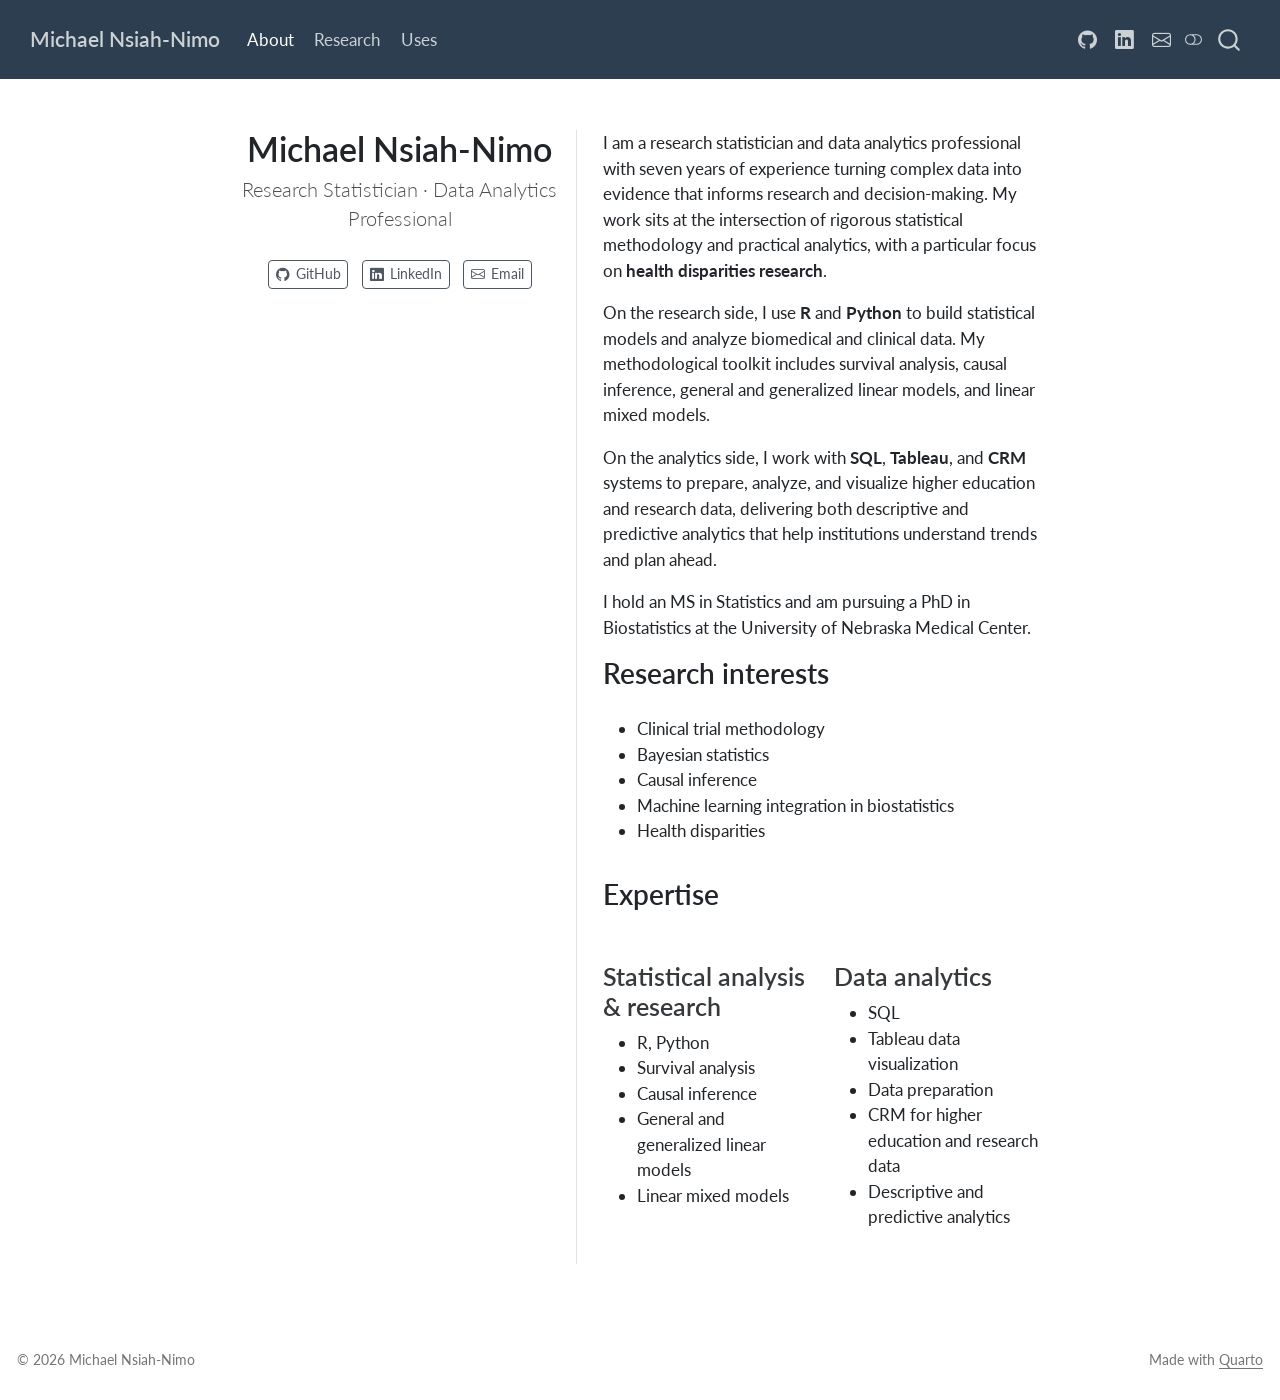
<file: index.html>
<!DOCTYPE html>
<html xmlns="http://www.w3.org/1999/xhtml" lang="en" xml:lang="en"><head>

<meta charset="utf-8">
<meta name="generator" content="quarto-1.7.33">

<meta name="viewport" content="width=device-width, initial-scale=1.0, user-scalable=yes">


<title>Michael Nsiah-Nimo</title>
<style>
code{white-space: pre-wrap;}
span.smallcaps{font-variant: small-caps;}
div.columns{display: flex; gap: min(4vw, 1.5em);}
div.column{flex: auto; overflow-x: auto;}
div.hanging-indent{margin-left: 1.5em; text-indent: -1.5em;}
ul.task-list{list-style: none;}
ul.task-list li input[type="checkbox"] {
  width: 0.8em;
  margin: 0 0.8em 0.2em -1em; /* quarto-specific, see https://github.com/quarto-dev/quarto-cli/issues/4556 */ 
  vertical-align: middle;
}
</style>


<script src="site_libs/quarto-nav/quarto-nav.js"></script>
<script src="site_libs/quarto-nav/headroom.min.js"></script>
<script src="site_libs/clipboard/clipboard.min.js"></script>
<script src="site_libs/quarto-search/autocomplete.umd.js"></script>
<script src="site_libs/quarto-search/fuse.min.js"></script>
<script src="site_libs/quarto-search/quarto-search.js"></script>
<meta name="quarto:offset" content="./">
<script src="site_libs/quarto-html/quarto.js" type="module"></script>
<script src="site_libs/quarto-html/tabsets/tabsets.js" type="module"></script>
<script src="site_libs/quarto-html/popper.min.js"></script>
<script src="site_libs/quarto-html/tippy.umd.min.js"></script>
<link href="site_libs/quarto-html/tippy.css" rel="stylesheet">
<link href="site_libs/quarto-html/quarto-syntax-highlighting-ea385d0e468b0dd5ea5bf0780b1290d9.css" rel="stylesheet" class="quarto-color-scheme" id="quarto-text-highlighting-styles">
<link href="site_libs/quarto-html/quarto-syntax-highlighting-dark-bc185b5c5bdbcb35c2eb49d8a876ef70.css" rel="stylesheet" class="quarto-color-scheme quarto-color-alternate" id="quarto-text-highlighting-styles">
<link href="site_libs/quarto-html/quarto-syntax-highlighting-ea385d0e468b0dd5ea5bf0780b1290d9.css" rel="stylesheet" class="quarto-color-scheme-extra" id="quarto-text-highlighting-styles">
<script src="site_libs/bootstrap/bootstrap.min.js"></script>
<link href="site_libs/bootstrap/bootstrap-icons.css" rel="stylesheet">
<link href="site_libs/bootstrap/bootstrap-6bdd2aebeb936dcddaa5f935a5de481c.min.css" rel="stylesheet" append-hash="true" class="quarto-color-scheme" id="quarto-bootstrap" data-mode="light">
<link href="site_libs/bootstrap/bootstrap-dark-ccd81253fefb92e9cd3f9eb5b5d87b54.min.css" rel="stylesheet" append-hash="true" class="quarto-color-scheme quarto-color-alternate" id="quarto-bootstrap" data-mode="dark">
<link href="site_libs/bootstrap/bootstrap-6bdd2aebeb936dcddaa5f935a5de481c.min.css" rel="stylesheet" append-hash="true" class="quarto-color-scheme-extra" id="quarto-bootstrap" data-mode="light">
<script id="quarto-search-options" type="application/json">{
  "location": "navbar",
  "copy-button": false,
  "collapse-after": 3,
  "panel-placement": "end",
  "type": "overlay",
  "limit": 50,
  "keyboard-shortcut": [
    "f",
    "/",
    "s"
  ],
  "show-item-context": false,
  "language": {
    "search-no-results-text": "No results",
    "search-matching-documents-text": "matching documents",
    "search-copy-link-title": "Copy link to search",
    "search-hide-matches-text": "Hide additional matches",
    "search-more-match-text": "more match in this document",
    "search-more-matches-text": "more matches in this document",
    "search-clear-button-title": "Clear",
    "search-text-placeholder": "",
    "search-detached-cancel-button-title": "Cancel",
    "search-submit-button-title": "Submit",
    "search-label": "Search"
  }
}</script>


<link rel="stylesheet" href="styles.css">
</head>

<body class="nav-fixed fullcontent quarto-light"><script id="quarto-html-before-body" type="application/javascript">
    const toggleBodyColorMode = (bsSheetEl) => {
      const mode = bsSheetEl.getAttribute("data-mode");
      const bodyEl = window.document.querySelector("body");
      if (mode === "dark") {
        bodyEl.classList.add("quarto-dark");
        bodyEl.classList.remove("quarto-light");
      } else {
        bodyEl.classList.add("quarto-light");
        bodyEl.classList.remove("quarto-dark");
      }
    }
    const toggleBodyColorPrimary = () => {
      const bsSheetEl = window.document.querySelector("link#quarto-bootstrap:not([rel=disabled-stylesheet])");
      if (bsSheetEl) {
        toggleBodyColorMode(bsSheetEl);
      }
    }
    const setColorSchemeToggle = (alternate) => {
      const toggles = window.document.querySelectorAll('.quarto-color-scheme-toggle');
      for (let i=0; i < toggles.length; i++) {
        const toggle = toggles[i];
        if (toggle) {
          if (alternate) {
            toggle.classList.add("alternate");
          } else {
            toggle.classList.remove("alternate");
          }
        }
      }
    };
    const toggleColorMode = (alternate) => {
      // Switch the stylesheets
      const primaryStylesheets = window.document.querySelectorAll('link.quarto-color-scheme:not(.quarto-color-alternate)');
      const alternateStylesheets = window.document.querySelectorAll('link.quarto-color-scheme.quarto-color-alternate');
      manageTransitions('#quarto-margin-sidebar .nav-link', false);
      if (alternate) {
        // note: dark is layered on light, we don't disable primary!
        enableStylesheet(alternateStylesheets);
        for (const sheetNode of alternateStylesheets) {
          if (sheetNode.id === "quarto-bootstrap") {
            toggleBodyColorMode(sheetNode);
          }
        }
      } else {
        disableStylesheet(alternateStylesheets);
        enableStylesheet(primaryStylesheets)
        toggleBodyColorPrimary();
      }
      manageTransitions('#quarto-margin-sidebar .nav-link', true);
      // Switch the toggles
      setColorSchemeToggle(alternate)
      // Hack to workaround the fact that safari doesn't
      // properly recolor the scrollbar when toggling (#1455)
      if (navigator.userAgent.indexOf('Safari') > 0 && navigator.userAgent.indexOf('Chrome') == -1) {
        manageTransitions("body", false);
        window.scrollTo(0, 1);
        setTimeout(() => {
          window.scrollTo(0, 0);
          manageTransitions("body", true);
        }, 40);
      }
    }
    const disableStylesheet = (stylesheets) => {
      for (let i=0; i < stylesheets.length; i++) {
        const stylesheet = stylesheets[i];
        stylesheet.rel = 'disabled-stylesheet';
      }
    }
    const enableStylesheet = (stylesheets) => {
      for (let i=0; i < stylesheets.length; i++) {
        const stylesheet = stylesheets[i];
        if(stylesheet.rel !== 'stylesheet') { // for Chrome, which will still FOUC without this check
          stylesheet.rel = 'stylesheet';
        }
      }
    }
    const manageTransitions = (selector, allowTransitions) => {
      const els = window.document.querySelectorAll(selector);
      for (let i=0; i < els.length; i++) {
        const el = els[i];
        if (allowTransitions) {
          el.classList.remove('notransition');
        } else {
          el.classList.add('notransition');
        }
      }
    }
    const isFileUrl = () => {
      return window.location.protocol === 'file:';
    }
    const hasAlternateSentinel = () => {
      let styleSentinel = getColorSchemeSentinel();
      if (styleSentinel !== null) {
        return styleSentinel === "alternate";
      } else {
        return false;
      }
    }
    const setStyleSentinel = (alternate) => {
      const value = alternate ? "alternate" : "default";
      if (!isFileUrl()) {
        window.localStorage.setItem("quarto-color-scheme", value);
      } else {
        localAlternateSentinel = value;
      }
    }
    const getColorSchemeSentinel = () => {
      if (!isFileUrl()) {
        const storageValue = window.localStorage.getItem("quarto-color-scheme");
        return storageValue != null ? storageValue : localAlternateSentinel;
      } else {
        return localAlternateSentinel;
      }
    }
    const toggleGiscusIfUsed = (isAlternate, darkModeDefault) => {
      const baseTheme = document.querySelector('#giscus-base-theme')?.value ?? 'light';
      const alternateTheme = document.querySelector('#giscus-alt-theme')?.value ?? 'dark';
      let newTheme = '';
      if(authorPrefersDark) {
        newTheme = isAlternate ? baseTheme : alternateTheme;
      } else {
        newTheme = isAlternate ? alternateTheme : baseTheme;
      }
      const changeGiscusTheme = () => {
        // From: https://github.com/giscus/giscus/issues/336
        const sendMessage = (message) => {
          const iframe = document.querySelector('iframe.giscus-frame');
          if (!iframe) return;
          iframe.contentWindow.postMessage({ giscus: message }, 'https://giscus.app');
        }
        sendMessage({
          setConfig: {
            theme: newTheme
          }
        });
      }
      const isGiscussLoaded = window.document.querySelector('iframe.giscus-frame') !== null;
      if (isGiscussLoaded) {
        changeGiscusTheme();
      }
    };
    const authorPrefersDark = false;
    const darkModeDefault = authorPrefersDark;
      document.querySelector('link#quarto-text-highlighting-styles.quarto-color-scheme-extra').rel = 'disabled-stylesheet';
      document.querySelector('link#quarto-bootstrap.quarto-color-scheme-extra').rel = 'disabled-stylesheet';
    let localAlternateSentinel = darkModeDefault ? 'alternate' : 'default';
    // Dark / light mode switch
    window.quartoToggleColorScheme = () => {
      // Read the current dark / light value
      let toAlternate = !hasAlternateSentinel();
      toggleColorMode(toAlternate);
      setStyleSentinel(toAlternate);
      toggleGiscusIfUsed(toAlternate, darkModeDefault);
      window.dispatchEvent(new Event('resize'));
    };
    // Switch to dark mode if need be
    if (hasAlternateSentinel()) {
      toggleColorMode(true);
    } else {
      toggleColorMode(false);
    }
  </script>

<div id="quarto-search-results"></div>
  <header id="quarto-header" class="headroom fixed-top">
    <nav class="navbar navbar-expand-lg " data-bs-theme="dark">
      <div class="navbar-container container-fluid">
      <div class="navbar-brand-container mx-auto">
    <a class="navbar-brand" href="./index.html">
    <span class="navbar-title">Michael Nsiah-Nimo</span>
    </a>
  </div>
            <div id="quarto-search" class="" title="Search"></div>
          <button class="navbar-toggler" type="button" data-bs-toggle="collapse" data-bs-target="#navbarCollapse" aria-controls="navbarCollapse" role="menu" aria-expanded="false" aria-label="Toggle navigation" onclick="if (window.quartoToggleHeadroom) { window.quartoToggleHeadroom(); }">
  <span class="navbar-toggler-icon"></span>
</button>
          <div class="collapse navbar-collapse" id="navbarCollapse">
            <ul class="navbar-nav navbar-nav-scroll me-auto">
  <li class="nav-item">
    <a class="nav-link active" href="./index.html" aria-current="page"> 
<span class="menu-text">About</span></a>
  </li>  
  <li class="nav-item">
    <a class="nav-link" href="./research.html"> 
<span class="menu-text">Research</span></a>
  </li>  
  <li class="nav-item">
    <a class="nav-link" href="./uses.html"> 
<span class="menu-text">Uses</span></a>
  </li>  
</ul>
            <ul class="navbar-nav navbar-nav-scroll ms-auto">
  <li class="nav-item compact">
    <a class="nav-link" href="https://github.com/mnsiahnimo"> <i class="bi bi-github" role="img" aria-label="GitHub">
</i> 
<span class="menu-text"></span></a>
  </li>  
  <li class="nav-item compact">
    <a class="nav-link" href="./[TO BE SUPPLIED: LinkedIn URL]"> <i class="bi bi-linkedin" role="img" aria-label="LinkedIn">
</i> 
<span class="menu-text"></span></a>
  </li>  
  <li class="nav-item compact">
    <a class="nav-link" href="mailto:[TO BE SUPPLIED: email]"> <i class="bi bi-envelope" role="img" aria-label="Email">
</i> 
<span class="menu-text"></span></a>
  </li>  
</ul>
          </div> <!-- /navcollapse -->
            <div class="quarto-navbar-tools">
  <a href="" class="quarto-color-scheme-toggle quarto-navigation-tool  px-1" onclick="window.quartoToggleColorScheme(); return false;" title="Toggle dark mode"><i class="bi"></i></a>
</div>
      </div> <!-- /container-fluid -->
    </nav>
</header>
<!-- content -->
<div id="quarto-content" class="quarto-container page-columns page-rows-contents page-layout-article page-navbar">
<!-- sidebar -->
<!-- margin-sidebar -->
    
<!-- main -->
<div class="quarto-about-trestles">
  <div class="about-entity">
<header id="title-block-header" class="quarto-title-block default">
<div class="quarto-title">
<h1 class="title">Michael Nsiah-Nimo</h1>
<p class="subtitle lead">Research Statistician · Data Analytics Professional</p>
</div>
<div class="quarto-title-meta">
  </div>
</header>
    <div class="about-links">
  <a href="https://github.com/mnsiahnimo" class="about-link" rel="" target="">
    <i class="bi bi-github"></i>
     <span class="about-link-text">GitHub</span>
  </a>
  <a href="/[TO BE SUPPLIED: LinkedIn URL]" class="about-link" rel="" target="">
    <i class="bi bi-linkedin"></i>
     <span class="about-link-text">LinkedIn</span>
  </a>
  <a href="mailto:[TO BE SUPPLIED: email]" class="about-link" rel="" target="">
    <i class="bi bi-envelope"></i>
     <span class="about-link-text">Email</span>
  </a>
</div>
  </div>
  <div class="about-contents"><main class="content" id="quarto-document-content">

<p>I am a research statistician and data analytics professional with seven years of experience turning complex data into evidence that informs research and decision-making. My work sits at the intersection of rigorous statistical methodology and practical analytics, with a particular focus on <strong>health disparities research</strong>.</p>
<p>On the research side, I use <strong>R</strong> and <strong>Python</strong> to build statistical models and analyze biomedical and clinical data. My methodological toolkit includes survival analysis, causal inference, general and generalized linear models, and linear mixed models.</p>
<p>On the analytics side, I work with <strong>SQL</strong>, <strong>Tableau</strong>, and <strong>CRM</strong> systems to prepare, analyze, and visualize higher education and research data, delivering both descriptive and predictive analytics that help institutions understand trends and plan ahead.</p>
<p>I hold an MS in Statistics and am pursuing a PhD in Biostatistics at the University of Nebraska Medical Center.</p>
<section id="research-interests" class="level2">
<h2 data-anchor-id="research-interests">Research interests</h2>
<ul>
<li>Clinical trial methodology</li>
<li>Bayesian statistics</li>
<li>Causal inference</li>
<li>Machine learning integration in biostatistics</li>
<li>Health disparities</li>
</ul>
</section>
<section id="expertise" class="level2">
<h2 data-anchor-id="expertise">Expertise</h2>
<div class="grid">
<section id="statistical-analysis-research" class="level3 g-col-12 g-col-md-6">
<h3 data-anchor-id="statistical-analysis-research">Statistical analysis &amp; research</h3>
<ul>
<li>R, Python</li>
<li>Survival analysis</li>
<li>Causal inference</li>
<li>General and generalized linear models</li>
<li>Linear mixed models</li>
</ul>
</section>
<section id="data-analytics" class="level3 g-col-12 g-col-md-6">
<h3 data-anchor-id="data-analytics">Data analytics</h3>
<ul>
<li>SQL</li>
<li>Tableau data visualization</li>
<li>Data preparation</li>
<li>CRM for higher education and research data</li>
<li>Descriptive and predictive analytics</li>
</ul>
</section>
</div>


</section>
</main></div>
</div>
 <!-- /main -->
<script id="quarto-html-after-body" type="application/javascript">
  window.document.addEventListener("DOMContentLoaded", function (event) {
    // Ensure there is a toggle, if there isn't float one in the top right
    if (window.document.querySelector('.quarto-color-scheme-toggle') === null) {
      const a = window.document.createElement('a');
      a.classList.add('top-right');
      a.classList.add('quarto-color-scheme-toggle');
      a.href = "";
      a.onclick = function() { try { window.quartoToggleColorScheme(); } catch {} return false; };
      const i = window.document.createElement("i");
      i.classList.add('bi');
      a.appendChild(i);
      window.document.body.appendChild(a);
    }
    setColorSchemeToggle(hasAlternateSentinel())
    const isCodeAnnotation = (el) => {
      for (const clz of el.classList) {
        if (clz.startsWith('code-annotation-')) {                     
          return true;
        }
      }
      return false;
    }
    const onCopySuccess = function(e) {
      // button target
      const button = e.trigger;
      // don't keep focus
      button.blur();
      // flash "checked"
      button.classList.add('code-copy-button-checked');
      var currentTitle = button.getAttribute("title");
      button.setAttribute("title", "Copied!");
      let tooltip;
      if (window.bootstrap) {
        button.setAttribute("data-bs-toggle", "tooltip");
        button.setAttribute("data-bs-placement", "left");
        button.setAttribute("data-bs-title", "Copied!");
        tooltip = new bootstrap.Tooltip(button, 
          { trigger: "manual", 
            customClass: "code-copy-button-tooltip",
            offset: [0, -8]});
        tooltip.show();    
      }
      setTimeout(function() {
        if (tooltip) {
          tooltip.hide();
          button.removeAttribute("data-bs-title");
          button.removeAttribute("data-bs-toggle");
          button.removeAttribute("data-bs-placement");
        }
        button.setAttribute("title", currentTitle);
        button.classList.remove('code-copy-button-checked');
      }, 1000);
      // clear code selection
      e.clearSelection();
    }
    const getTextToCopy = function(trigger) {
        const codeEl = trigger.previousElementSibling.cloneNode(true);
        for (const childEl of codeEl.children) {
          if (isCodeAnnotation(childEl)) {
            childEl.remove();
          }
        }
        return codeEl.innerText;
    }
    const clipboard = new window.ClipboardJS('.code-copy-button:not([data-in-quarto-modal])', {
      text: getTextToCopy
    });
    clipboard.on('success', onCopySuccess);
    if (window.document.getElementById('quarto-embedded-source-code-modal')) {
      const clipboardModal = new window.ClipboardJS('.code-copy-button[data-in-quarto-modal]', {
        text: getTextToCopy,
        container: window.document.getElementById('quarto-embedded-source-code-modal')
      });
      clipboardModal.on('success', onCopySuccess);
    }
      var localhostRegex = new RegExp(/^(?:http|https):\/\/localhost\:?[0-9]*\//);
      var mailtoRegex = new RegExp(/^mailto:/);
        var filterRegex = new RegExp("https:\/\/mnsiahnimo\.mysite\.github\.io");
      var isInternal = (href) => {
          return filterRegex.test(href) || localhostRegex.test(href) || mailtoRegex.test(href);
      }
      // Inspect non-navigation links and adorn them if external
     var links = window.document.querySelectorAll('a[href]:not(.nav-link):not(.navbar-brand):not(.toc-action):not(.sidebar-link):not(.sidebar-item-toggle):not(.pagination-link):not(.no-external):not([aria-hidden]):not(.dropdown-item):not(.quarto-navigation-tool):not(.about-link)');
      for (var i=0; i<links.length; i++) {
        const link = links[i];
        if (!isInternal(link.href)) {
          // undo the damage that might have been done by quarto-nav.js in the case of
          // links that we want to consider external
          if (link.dataset.originalHref !== undefined) {
            link.href = link.dataset.originalHref;
          }
        }
      }
    function tippyHover(el, contentFn, onTriggerFn, onUntriggerFn) {
      const config = {
        allowHTML: true,
        maxWidth: 500,
        delay: 100,
        arrow: false,
        appendTo: function(el) {
            return el.parentElement;
        },
        interactive: true,
        interactiveBorder: 10,
        theme: 'quarto',
        placement: 'bottom-start',
      };
      if (contentFn) {
        config.content = contentFn;
      }
      if (onTriggerFn) {
        config.onTrigger = onTriggerFn;
      }
      if (onUntriggerFn) {
        config.onUntrigger = onUntriggerFn;
      }
      window.tippy(el, config); 
    }
    const noterefs = window.document.querySelectorAll('a[role="doc-noteref"]');
    for (var i=0; i<noterefs.length; i++) {
      const ref = noterefs[i];
      tippyHover(ref, function() {
        // use id or data attribute instead here
        let href = ref.getAttribute('data-footnote-href') || ref.getAttribute('href');
        try { href = new URL(href).hash; } catch {}
        const id = href.replace(/^#\/?/, "");
        const note = window.document.getElementById(id);
        if (note) {
          return note.innerHTML;
        } else {
          return "";
        }
      });
    }
    const xrefs = window.document.querySelectorAll('a.quarto-xref');
    const processXRef = (id, note) => {
      // Strip column container classes
      const stripColumnClz = (el) => {
        el.classList.remove("page-full", "page-columns");
        if (el.children) {
          for (const child of el.children) {
            stripColumnClz(child);
          }
        }
      }
      stripColumnClz(note)
      if (id === null || id.startsWith('sec-')) {
        // Special case sections, only their first couple elements
        const container = document.createElement("div");
        if (note.children && note.children.length > 2) {
          container.appendChild(note.children[0].cloneNode(true));
          for (let i = 1; i < note.children.length; i++) {
            const child = note.children[i];
            if (child.tagName === "P" && child.innerText === "") {
              continue;
            } else {
              container.appendChild(child.cloneNode(true));
              break;
            }
          }
          if (window.Quarto?.typesetMath) {
            window.Quarto.typesetMath(container);
          }
          return container.innerHTML
        } else {
          if (window.Quarto?.typesetMath) {
            window.Quarto.typesetMath(note);
          }
          return note.innerHTML;
        }
      } else {
        // Remove any anchor links if they are present
        const anchorLink = note.querySelector('a.anchorjs-link');
        if (anchorLink) {
          anchorLink.remove();
        }
        if (window.Quarto?.typesetMath) {
          window.Quarto.typesetMath(note);
        }
        if (note.classList.contains("callout")) {
          return note.outerHTML;
        } else {
          return note.innerHTML;
        }
      }
    }
    for (var i=0; i<xrefs.length; i++) {
      const xref = xrefs[i];
      tippyHover(xref, undefined, function(instance) {
        instance.disable();
        let url = xref.getAttribute('href');
        let hash = undefined; 
        if (url.startsWith('#')) {
          hash = url;
        } else {
          try { hash = new URL(url).hash; } catch {}
        }
        if (hash) {
          const id = hash.replace(/^#\/?/, "");
          const note = window.document.getElementById(id);
          if (note !== null) {
            try {
              const html = processXRef(id, note.cloneNode(true));
              instance.setContent(html);
            } finally {
              instance.enable();
              instance.show();
            }
          } else {
            // See if we can fetch this
            fetch(url.split('#')[0])
            .then(res => res.text())
            .then(html => {
              const parser = new DOMParser();
              const htmlDoc = parser.parseFromString(html, "text/html");
              const note = htmlDoc.getElementById(id);
              if (note !== null) {
                const html = processXRef(id, note);
                instance.setContent(html);
              } 
            }).finally(() => {
              instance.enable();
              instance.show();
            });
          }
        } else {
          // See if we can fetch a full url (with no hash to target)
          // This is a special case and we should probably do some content thinning / targeting
          fetch(url)
          .then(res => res.text())
          .then(html => {
            const parser = new DOMParser();
            const htmlDoc = parser.parseFromString(html, "text/html");
            const note = htmlDoc.querySelector('main.content');
            if (note !== null) {
              // This should only happen for chapter cross references
              // (since there is no id in the URL)
              // remove the first header
              if (note.children.length > 0 && note.children[0].tagName === "HEADER") {
                note.children[0].remove();
              }
              const html = processXRef(null, note);
              instance.setContent(html);
            } 
          }).finally(() => {
            instance.enable();
            instance.show();
          });
        }
      }, function(instance) {
      });
    }
        let selectedAnnoteEl;
        const selectorForAnnotation = ( cell, annotation) => {
          let cellAttr = 'data-code-cell="' + cell + '"';
          let lineAttr = 'data-code-annotation="' +  annotation + '"';
          const selector = 'span[' + cellAttr + '][' + lineAttr + ']';
          return selector;
        }
        const selectCodeLines = (annoteEl) => {
          const doc = window.document;
          const targetCell = annoteEl.getAttribute("data-target-cell");
          const targetAnnotation = annoteEl.getAttribute("data-target-annotation");
          const annoteSpan = window.document.querySelector(selectorForAnnotation(targetCell, targetAnnotation));
          const lines = annoteSpan.getAttribute("data-code-lines").split(",");
          const lineIds = lines.map((line) => {
            return targetCell + "-" + line;
          })
          let top = null;
          let height = null;
          let parent = null;
          if (lineIds.length > 0) {
              //compute the position of the single el (top and bottom and make a div)
              const el = window.document.getElementById(lineIds[0]);
              top = el.offsetTop;
              height = el.offsetHeight;
              parent = el.parentElement.parentElement;
            if (lineIds.length > 1) {
              const lastEl = window.document.getElementById(lineIds[lineIds.length - 1]);
              const bottom = lastEl.offsetTop + lastEl.offsetHeight;
              height = bottom - top;
            }
            if (top !== null && height !== null && parent !== null) {
              // cook up a div (if necessary) and position it 
              let div = window.document.getElementById("code-annotation-line-highlight");
              if (div === null) {
                div = window.document.createElement("div");
                div.setAttribute("id", "code-annotation-line-highlight");
                div.style.position = 'absolute';
                parent.appendChild(div);
              }
              div.style.top = top - 2 + "px";
              div.style.height = height + 4 + "px";
              div.style.left = 0;
              let gutterDiv = window.document.getElementById("code-annotation-line-highlight-gutter");
              if (gutterDiv === null) {
                gutterDiv = window.document.createElement("div");
                gutterDiv.setAttribute("id", "code-annotation-line-highlight-gutter");
                gutterDiv.style.position = 'absolute';
                const codeCell = window.document.getElementById(targetCell);
                const gutter = codeCell.querySelector('.code-annotation-gutter');
                gutter.appendChild(gutterDiv);
              }
              gutterDiv.style.top = top - 2 + "px";
              gutterDiv.style.height = height + 4 + "px";
            }
            selectedAnnoteEl = annoteEl;
          }
        };
        const unselectCodeLines = () => {
          const elementsIds = ["code-annotation-line-highlight", "code-annotation-line-highlight-gutter"];
          elementsIds.forEach((elId) => {
            const div = window.document.getElementById(elId);
            if (div) {
              div.remove();
            }
          });
          selectedAnnoteEl = undefined;
        };
          // Handle positioning of the toggle
      window.addEventListener(
        "resize",
        throttle(() => {
          elRect = undefined;
          if (selectedAnnoteEl) {
            selectCodeLines(selectedAnnoteEl);
          }
        }, 10)
      );
      function throttle(fn, ms) {
      let throttle = false;
      let timer;
        return (...args) => {
          if(!throttle) { // first call gets through
              fn.apply(this, args);
              throttle = true;
          } else { // all the others get throttled
              if(timer) clearTimeout(timer); // cancel #2
              timer = setTimeout(() => {
                fn.apply(this, args);
                timer = throttle = false;
              }, ms);
          }
        };
      }
        // Attach click handler to the DT
        const annoteDls = window.document.querySelectorAll('dt[data-target-cell]');
        for (const annoteDlNode of annoteDls) {
          annoteDlNode.addEventListener('click', (event) => {
            const clickedEl = event.target;
            if (clickedEl !== selectedAnnoteEl) {
              unselectCodeLines();
              const activeEl = window.document.querySelector('dt[data-target-cell].code-annotation-active');
              if (activeEl) {
                activeEl.classList.remove('code-annotation-active');
              }
              selectCodeLines(clickedEl);
              clickedEl.classList.add('code-annotation-active');
            } else {
              // Unselect the line
              unselectCodeLines();
              clickedEl.classList.remove('code-annotation-active');
            }
          });
        }
    const findCites = (el) => {
      const parentEl = el.parentElement;
      if (parentEl) {
        const cites = parentEl.dataset.cites;
        if (cites) {
          return {
            el,
            cites: cites.split(' ')
          };
        } else {
          return findCites(el.parentElement)
        }
      } else {
        return undefined;
      }
    };
    var bibliorefs = window.document.querySelectorAll('a[role="doc-biblioref"]');
    for (var i=0; i<bibliorefs.length; i++) {
      const ref = bibliorefs[i];
      const citeInfo = findCites(ref);
      if (citeInfo) {
        tippyHover(citeInfo.el, function() {
          var popup = window.document.createElement('div');
          citeInfo.cites.forEach(function(cite) {
            var citeDiv = window.document.createElement('div');
            citeDiv.classList.add('hanging-indent');
            citeDiv.classList.add('csl-entry');
            var biblioDiv = window.document.getElementById('ref-' + cite);
            if (biblioDiv) {
              citeDiv.innerHTML = biblioDiv.innerHTML;
            }
            popup.appendChild(citeDiv);
          });
          return popup.innerHTML;
        });
      }
    }
  });
  </script>
</div> <!-- /content -->
<footer class="footer">
  <div class="nav-footer">
    <div class="nav-footer-left">
<p>© 2026 Michael Nsiah-Nimo</p>
</div>   
    <div class="nav-footer-center">
      &nbsp;
    </div>
    <div class="nav-footer-right">
<p>Made with <a href="https://quarto.org/">Quarto</a></p>
</div>
  </div>
</footer>




</body></html>
</file>
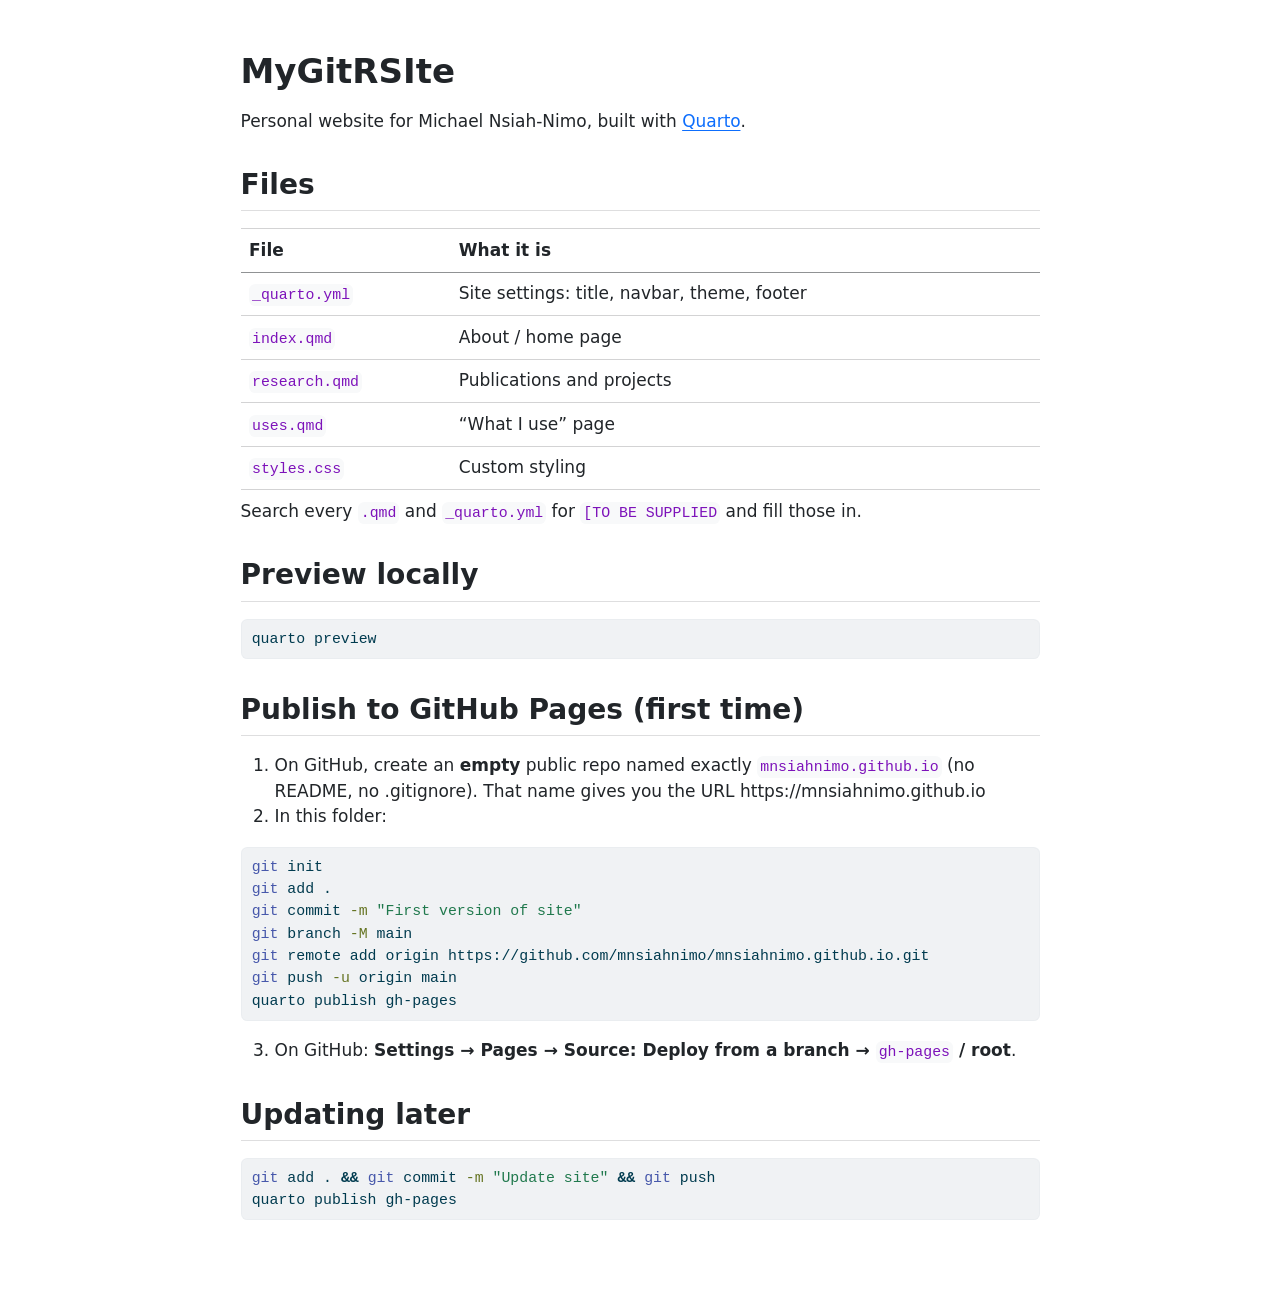
<file: README.html>
<!DOCTYPE html>
<html xmlns="http://www.w3.org/1999/xhtml" lang="en" xml:lang="en"><head>

<meta charset="utf-8">
<meta name="generator" content="quarto-1.7.33">

<meta name="viewport" content="width=device-width, initial-scale=1.0, user-scalable=yes">


<title>readme</title>
<style>
code{white-space: pre-wrap;}
span.smallcaps{font-variant: small-caps;}
div.columns{display: flex; gap: min(4vw, 1.5em);}
div.column{flex: auto; overflow-x: auto;}
div.hanging-indent{margin-left: 1.5em; text-indent: -1.5em;}
ul.task-list{list-style: none;}
ul.task-list li input[type="checkbox"] {
  width: 0.8em;
  margin: 0 0.8em 0.2em -1em; /* quarto-specific, see https://github.com/quarto-dev/quarto-cli/issues/4556 */ 
  vertical-align: middle;
}
/* CSS for syntax highlighting */
html { -webkit-text-size-adjust: 100%; }
pre > code.sourceCode { white-space: pre; position: relative; }
pre > code.sourceCode > span { display: inline-block; line-height: 1.25; }
pre > code.sourceCode > span:empty { height: 1.2em; }
.sourceCode { overflow: visible; }
code.sourceCode > span { color: inherit; text-decoration: inherit; }
div.sourceCode { margin: 1em 0; }
pre.sourceCode { margin: 0; }
@media screen {
div.sourceCode { overflow: auto; }
}
@media print {
pre > code.sourceCode { white-space: pre-wrap; }
pre > code.sourceCode > span { text-indent: -5em; padding-left: 5em; }
}
pre.numberSource code
  { counter-reset: source-line 0; }
pre.numberSource code > span
  { position: relative; left: -4em; counter-increment: source-line; }
pre.numberSource code > span > a:first-child::before
  { content: counter(source-line);
    position: relative; left: -1em; text-align: right; vertical-align: baseline;
    border: none; display: inline-block;
    -webkit-touch-callout: none; -webkit-user-select: none;
    -khtml-user-select: none; -moz-user-select: none;
    -ms-user-select: none; user-select: none;
    padding: 0 4px; width: 4em;
  }
pre.numberSource { margin-left: 3em;  padding-left: 4px; }
div.sourceCode
  {   }
@media screen {
pre > code.sourceCode > span > a:first-child::before { text-decoration: underline; }
}
</style>


<script src="README_files/libs/clipboard/clipboard.min.js"></script>
<script src="README_files/libs/quarto-html/quarto.js" type="module"></script>
<script src="README_files/libs/quarto-html/tabsets/tabsets.js" type="module"></script>
<script src="README_files/libs/quarto-html/popper.min.js"></script>
<script src="README_files/libs/quarto-html/tippy.umd.min.js"></script>
<script src="README_files/libs/quarto-html/anchor.min.js"></script>
<link href="README_files/libs/quarto-html/tippy.css" rel="stylesheet">
<link href="README_files/libs/quarto-html/quarto-syntax-highlighting-ea385d0e468b0dd5ea5bf0780b1290d9.css" rel="stylesheet" id="quarto-text-highlighting-styles">
<script src="README_files/libs/bootstrap/bootstrap.min.js"></script>
<link href="README_files/libs/bootstrap/bootstrap-icons.css" rel="stylesheet">
<link href="README_files/libs/bootstrap/bootstrap-81267100e462c21b3d6c0d5bf76a3417.min.css" rel="stylesheet" append-hash="true" id="quarto-bootstrap" data-mode="light">


</head>

<body class="fullcontent quarto-light">

<div id="quarto-content" class="page-columns page-rows-contents page-layout-article">

<main class="content" id="quarto-document-content">




<section id="mygitrsite" class="level1">
<h1>MyGitRSIte</h1>
<p>Personal website for Michael Nsiah-Nimo, built with <a href="https://quarto.org/">Quarto</a>.</p>
<section id="files" class="level2">
<h2 class="anchored" data-anchor-id="files">Files</h2>
<table class="caption-top table">
<thead>
<tr class="header">
<th>File</th>
<th>What it is</th>
</tr>
</thead>
<tbody>
<tr class="odd">
<td><code>_quarto.yml</code></td>
<td>Site settings: title, navbar, theme, footer</td>
</tr>
<tr class="even">
<td><code>index.qmd</code></td>
<td>About / home page</td>
</tr>
<tr class="odd">
<td><code>research.qmd</code></td>
<td>Publications and projects</td>
</tr>
<tr class="even">
<td><code>uses.qmd</code></td>
<td>“What I use” page</td>
</tr>
<tr class="odd">
<td><code>styles.css</code></td>
<td>Custom styling</td>
</tr>
</tbody>
</table>
<p>Search every <code>.qmd</code> and <code>_quarto.yml</code> for <code>[TO BE SUPPLIED</code> and fill those in.</p>
</section>
<section id="preview-locally" class="level2">
<h2 class="anchored" data-anchor-id="preview-locally">Preview locally</h2>
<div class="sourceCode" id="cb1"><pre class="sourceCode bash code-with-copy"><code class="sourceCode bash"><span id="cb1-1"><a href="#cb1-1" aria-hidden="true" tabindex="-1"></a><span class="ex">quarto</span> preview</span></code><button title="Copy to Clipboard" class="code-copy-button"><i class="bi"></i></button></pre></div>
</section>
<section id="publish-to-github-pages-first-time" class="level2">
<h2 class="anchored" data-anchor-id="publish-to-github-pages-first-time">Publish to GitHub Pages (first time)</h2>
<ol type="1">
<li>On GitHub, create an <strong>empty</strong> public repo named exactly <code>mnsiahnimo.github.io</code> (no README, no .gitignore). That name gives you the URL https://mnsiahnimo.github.io</li>
<li>In this folder:</li>
</ol>
<div class="sourceCode" id="cb2"><pre class="sourceCode bash code-with-copy"><code class="sourceCode bash"><span id="cb2-1"><a href="#cb2-1" aria-hidden="true" tabindex="-1"></a><span class="fu">git</span> init</span>
<span id="cb2-2"><a href="#cb2-2" aria-hidden="true" tabindex="-1"></a><span class="fu">git</span> add .</span>
<span id="cb2-3"><a href="#cb2-3" aria-hidden="true" tabindex="-1"></a><span class="fu">git</span> commit <span class="at">-m</span> <span class="st">"First version of site"</span></span>
<span id="cb2-4"><a href="#cb2-4" aria-hidden="true" tabindex="-1"></a><span class="fu">git</span> branch <span class="at">-M</span> main</span>
<span id="cb2-5"><a href="#cb2-5" aria-hidden="true" tabindex="-1"></a><span class="fu">git</span> remote add origin https://github.com/mnsiahnimo/mnsiahnimo.github.io.git</span>
<span id="cb2-6"><a href="#cb2-6" aria-hidden="true" tabindex="-1"></a><span class="fu">git</span> push <span class="at">-u</span> origin main</span>
<span id="cb2-7"><a href="#cb2-7" aria-hidden="true" tabindex="-1"></a><span class="ex">quarto</span> publish gh-pages</span></code><button title="Copy to Clipboard" class="code-copy-button"><i class="bi"></i></button></pre></div>
<ol start="3" type="1">
<li>On GitHub: <strong>Settings → Pages → Source: Deploy from a branch → <code>gh-pages</code> / root</strong>.</li>
</ol>
</section>
<section id="updating-later" class="level2">
<h2 class="anchored" data-anchor-id="updating-later">Updating later</h2>
<div class="sourceCode" id="cb3"><pre class="sourceCode bash code-with-copy"><code class="sourceCode bash"><span id="cb3-1"><a href="#cb3-1" aria-hidden="true" tabindex="-1"></a><span class="fu">git</span> add . <span class="kw">&amp;&amp;</span> <span class="fu">git</span> commit <span class="at">-m</span> <span class="st">"Update site"</span> <span class="kw">&amp;&amp;</span> <span class="fu">git</span> push</span>
<span id="cb3-2"><a href="#cb3-2" aria-hidden="true" tabindex="-1"></a><span class="ex">quarto</span> publish gh-pages</span></code><button title="Copy to Clipboard" class="code-copy-button"><i class="bi"></i></button></pre></div>
</section>
</section>

</main>
<!-- /main column -->
<script id="quarto-html-after-body" type="application/javascript">
  window.document.addEventListener("DOMContentLoaded", function (event) {
    const icon = "";
    const anchorJS = new window.AnchorJS();
    anchorJS.options = {
      placement: 'right',
      icon: icon
    };
    anchorJS.add('.anchored');
    const isCodeAnnotation = (el) => {
      for (const clz of el.classList) {
        if (clz.startsWith('code-annotation-')) {                     
          return true;
        }
      }
      return false;
    }
    const onCopySuccess = function(e) {
      // button target
      const button = e.trigger;
      // don't keep focus
      button.blur();
      // flash "checked"
      button.classList.add('code-copy-button-checked');
      var currentTitle = button.getAttribute("title");
      button.setAttribute("title", "Copied!");
      let tooltip;
      if (window.bootstrap) {
        button.setAttribute("data-bs-toggle", "tooltip");
        button.setAttribute("data-bs-placement", "left");
        button.setAttribute("data-bs-title", "Copied!");
        tooltip = new bootstrap.Tooltip(button, 
          { trigger: "manual", 
            customClass: "code-copy-button-tooltip",
            offset: [0, -8]});
        tooltip.show();    
      }
      setTimeout(function() {
        if (tooltip) {
          tooltip.hide();
          button.removeAttribute("data-bs-title");
          button.removeAttribute("data-bs-toggle");
          button.removeAttribute("data-bs-placement");
        }
        button.setAttribute("title", currentTitle);
        button.classList.remove('code-copy-button-checked');
      }, 1000);
      // clear code selection
      e.clearSelection();
    }
    const getTextToCopy = function(trigger) {
        const codeEl = trigger.previousElementSibling.cloneNode(true);
        for (const childEl of codeEl.children) {
          if (isCodeAnnotation(childEl)) {
            childEl.remove();
          }
        }
        return codeEl.innerText;
    }
    const clipboard = new window.ClipboardJS('.code-copy-button:not([data-in-quarto-modal])', {
      text: getTextToCopy
    });
    clipboard.on('success', onCopySuccess);
    if (window.document.getElementById('quarto-embedded-source-code-modal')) {
      const clipboardModal = new window.ClipboardJS('.code-copy-button[data-in-quarto-modal]', {
        text: getTextToCopy,
        container: window.document.getElementById('quarto-embedded-source-code-modal')
      });
      clipboardModal.on('success', onCopySuccess);
    }
      var localhostRegex = new RegExp(/^(?:http|https):\/\/localhost\:?[0-9]*\//);
      var mailtoRegex = new RegExp(/^mailto:/);
        var filterRegex = new RegExp('/' + window.location.host + '/');
      var isInternal = (href) => {
          return filterRegex.test(href) || localhostRegex.test(href) || mailtoRegex.test(href);
      }
      // Inspect non-navigation links and adorn them if external
     var links = window.document.querySelectorAll('a[href]:not(.nav-link):not(.navbar-brand):not(.toc-action):not(.sidebar-link):not(.sidebar-item-toggle):not(.pagination-link):not(.no-external):not([aria-hidden]):not(.dropdown-item):not(.quarto-navigation-tool):not(.about-link)');
      for (var i=0; i<links.length; i++) {
        const link = links[i];
        if (!isInternal(link.href)) {
          // undo the damage that might have been done by quarto-nav.js in the case of
          // links that we want to consider external
          if (link.dataset.originalHref !== undefined) {
            link.href = link.dataset.originalHref;
          }
        }
      }
    function tippyHover(el, contentFn, onTriggerFn, onUntriggerFn) {
      const config = {
        allowHTML: true,
        maxWidth: 500,
        delay: 100,
        arrow: false,
        appendTo: function(el) {
            return el.parentElement;
        },
        interactive: true,
        interactiveBorder: 10,
        theme: 'quarto',
        placement: 'bottom-start',
      };
      if (contentFn) {
        config.content = contentFn;
      }
      if (onTriggerFn) {
        config.onTrigger = onTriggerFn;
      }
      if (onUntriggerFn) {
        config.onUntrigger = onUntriggerFn;
      }
      window.tippy(el, config); 
    }
    const noterefs = window.document.querySelectorAll('a[role="doc-noteref"]');
    for (var i=0; i<noterefs.length; i++) {
      const ref = noterefs[i];
      tippyHover(ref, function() {
        // use id or data attribute instead here
        let href = ref.getAttribute('data-footnote-href') || ref.getAttribute('href');
        try { href = new URL(href).hash; } catch {}
        const id = href.replace(/^#\/?/, "");
        const note = window.document.getElementById(id);
        if (note) {
          return note.innerHTML;
        } else {
          return "";
        }
      });
    }
    const xrefs = window.document.querySelectorAll('a.quarto-xref');
    const processXRef = (id, note) => {
      // Strip column container classes
      const stripColumnClz = (el) => {
        el.classList.remove("page-full", "page-columns");
        if (el.children) {
          for (const child of el.children) {
            stripColumnClz(child);
          }
        }
      }
      stripColumnClz(note)
      if (id === null || id.startsWith('sec-')) {
        // Special case sections, only their first couple elements
        const container = document.createElement("div");
        if (note.children && note.children.length > 2) {
          container.appendChild(note.children[0].cloneNode(true));
          for (let i = 1; i < note.children.length; i++) {
            const child = note.children[i];
            if (child.tagName === "P" && child.innerText === "") {
              continue;
            } else {
              container.appendChild(child.cloneNode(true));
              break;
            }
          }
          if (window.Quarto?.typesetMath) {
            window.Quarto.typesetMath(container);
          }
          return container.innerHTML
        } else {
          if (window.Quarto?.typesetMath) {
            window.Quarto.typesetMath(note);
          }
          return note.innerHTML;
        }
      } else {
        // Remove any anchor links if they are present
        const anchorLink = note.querySelector('a.anchorjs-link');
        if (anchorLink) {
          anchorLink.remove();
        }
        if (window.Quarto?.typesetMath) {
          window.Quarto.typesetMath(note);
        }
        if (note.classList.contains("callout")) {
          return note.outerHTML;
        } else {
          return note.innerHTML;
        }
      }
    }
    for (var i=0; i<xrefs.length; i++) {
      const xref = xrefs[i];
      tippyHover(xref, undefined, function(instance) {
        instance.disable();
        let url = xref.getAttribute('href');
        let hash = undefined; 
        if (url.startsWith('#')) {
          hash = url;
        } else {
          try { hash = new URL(url).hash; } catch {}
        }
        if (hash) {
          const id = hash.replace(/^#\/?/, "");
          const note = window.document.getElementById(id);
          if (note !== null) {
            try {
              const html = processXRef(id, note.cloneNode(true));
              instance.setContent(html);
            } finally {
              instance.enable();
              instance.show();
            }
          } else {
            // See if we can fetch this
            fetch(url.split('#')[0])
            .then(res => res.text())
            .then(html => {
              const parser = new DOMParser();
              const htmlDoc = parser.parseFromString(html, "text/html");
              const note = htmlDoc.getElementById(id);
              if (note !== null) {
                const html = processXRef(id, note);
                instance.setContent(html);
              } 
            }).finally(() => {
              instance.enable();
              instance.show();
            });
          }
        } else {
          // See if we can fetch a full url (with no hash to target)
          // This is a special case and we should probably do some content thinning / targeting
          fetch(url)
          .then(res => res.text())
          .then(html => {
            const parser = new DOMParser();
            const htmlDoc = parser.parseFromString(html, "text/html");
            const note = htmlDoc.querySelector('main.content');
            if (note !== null) {
              // This should only happen for chapter cross references
              // (since there is no id in the URL)
              // remove the first header
              if (note.children.length > 0 && note.children[0].tagName === "HEADER") {
                note.children[0].remove();
              }
              const html = processXRef(null, note);
              instance.setContent(html);
            } 
          }).finally(() => {
            instance.enable();
            instance.show();
          });
        }
      }, function(instance) {
      });
    }
        let selectedAnnoteEl;
        const selectorForAnnotation = ( cell, annotation) => {
          let cellAttr = 'data-code-cell="' + cell + '"';
          let lineAttr = 'data-code-annotation="' +  annotation + '"';
          const selector = 'span[' + cellAttr + '][' + lineAttr + ']';
          return selector;
        }
        const selectCodeLines = (annoteEl) => {
          const doc = window.document;
          const targetCell = annoteEl.getAttribute("data-target-cell");
          const targetAnnotation = annoteEl.getAttribute("data-target-annotation");
          const annoteSpan = window.document.querySelector(selectorForAnnotation(targetCell, targetAnnotation));
          const lines = annoteSpan.getAttribute("data-code-lines").split(",");
          const lineIds = lines.map((line) => {
            return targetCell + "-" + line;
          })
          let top = null;
          let height = null;
          let parent = null;
          if (lineIds.length > 0) {
              //compute the position of the single el (top and bottom and make a div)
              const el = window.document.getElementById(lineIds[0]);
              top = el.offsetTop;
              height = el.offsetHeight;
              parent = el.parentElement.parentElement;
            if (lineIds.length > 1) {
              const lastEl = window.document.getElementById(lineIds[lineIds.length - 1]);
              const bottom = lastEl.offsetTop + lastEl.offsetHeight;
              height = bottom - top;
            }
            if (top !== null && height !== null && parent !== null) {
              // cook up a div (if necessary) and position it 
              let div = window.document.getElementById("code-annotation-line-highlight");
              if (div === null) {
                div = window.document.createElement("div");
                div.setAttribute("id", "code-annotation-line-highlight");
                div.style.position = 'absolute';
                parent.appendChild(div);
              }
              div.style.top = top - 2 + "px";
              div.style.height = height + 4 + "px";
              div.style.left = 0;
              let gutterDiv = window.document.getElementById("code-annotation-line-highlight-gutter");
              if (gutterDiv === null) {
                gutterDiv = window.document.createElement("div");
                gutterDiv.setAttribute("id", "code-annotation-line-highlight-gutter");
                gutterDiv.style.position = 'absolute';
                const codeCell = window.document.getElementById(targetCell);
                const gutter = codeCell.querySelector('.code-annotation-gutter');
                gutter.appendChild(gutterDiv);
              }
              gutterDiv.style.top = top - 2 + "px";
              gutterDiv.style.height = height + 4 + "px";
            }
            selectedAnnoteEl = annoteEl;
          }
        };
        const unselectCodeLines = () => {
          const elementsIds = ["code-annotation-line-highlight", "code-annotation-line-highlight-gutter"];
          elementsIds.forEach((elId) => {
            const div = window.document.getElementById(elId);
            if (div) {
              div.remove();
            }
          });
          selectedAnnoteEl = undefined;
        };
          // Handle positioning of the toggle
      window.addEventListener(
        "resize",
        throttle(() => {
          elRect = undefined;
          if (selectedAnnoteEl) {
            selectCodeLines(selectedAnnoteEl);
          }
        }, 10)
      );
      function throttle(fn, ms) {
      let throttle = false;
      let timer;
        return (...args) => {
          if(!throttle) { // first call gets through
              fn.apply(this, args);
              throttle = true;
          } else { // all the others get throttled
              if(timer) clearTimeout(timer); // cancel #2
              timer = setTimeout(() => {
                fn.apply(this, args);
                timer = throttle = false;
              }, ms);
          }
        };
      }
        // Attach click handler to the DT
        const annoteDls = window.document.querySelectorAll('dt[data-target-cell]');
        for (const annoteDlNode of annoteDls) {
          annoteDlNode.addEventListener('click', (event) => {
            const clickedEl = event.target;
            if (clickedEl !== selectedAnnoteEl) {
              unselectCodeLines();
              const activeEl = window.document.querySelector('dt[data-target-cell].code-annotation-active');
              if (activeEl) {
                activeEl.classList.remove('code-annotation-active');
              }
              selectCodeLines(clickedEl);
              clickedEl.classList.add('code-annotation-active');
            } else {
              // Unselect the line
              unselectCodeLines();
              clickedEl.classList.remove('code-annotation-active');
            }
          });
        }
    const findCites = (el) => {
      const parentEl = el.parentElement;
      if (parentEl) {
        const cites = parentEl.dataset.cites;
        if (cites) {
          return {
            el,
            cites: cites.split(' ')
          };
        } else {
          return findCites(el.parentElement)
        }
      } else {
        return undefined;
      }
    };
    var bibliorefs = window.document.querySelectorAll('a[role="doc-biblioref"]');
    for (var i=0; i<bibliorefs.length; i++) {
      const ref = bibliorefs[i];
      const citeInfo = findCites(ref);
      if (citeInfo) {
        tippyHover(citeInfo.el, function() {
          var popup = window.document.createElement('div');
          citeInfo.cites.forEach(function(cite) {
            var citeDiv = window.document.createElement('div');
            citeDiv.classList.add('hanging-indent');
            citeDiv.classList.add('csl-entry');
            var biblioDiv = window.document.getElementById('ref-' + cite);
            if (biblioDiv) {
              citeDiv.innerHTML = biblioDiv.innerHTML;
            }
            popup.appendChild(citeDiv);
          });
          return popup.innerHTML;
        });
      }
    }
  });
  </script>
</div> <!-- /content -->




</body></html>
</file>
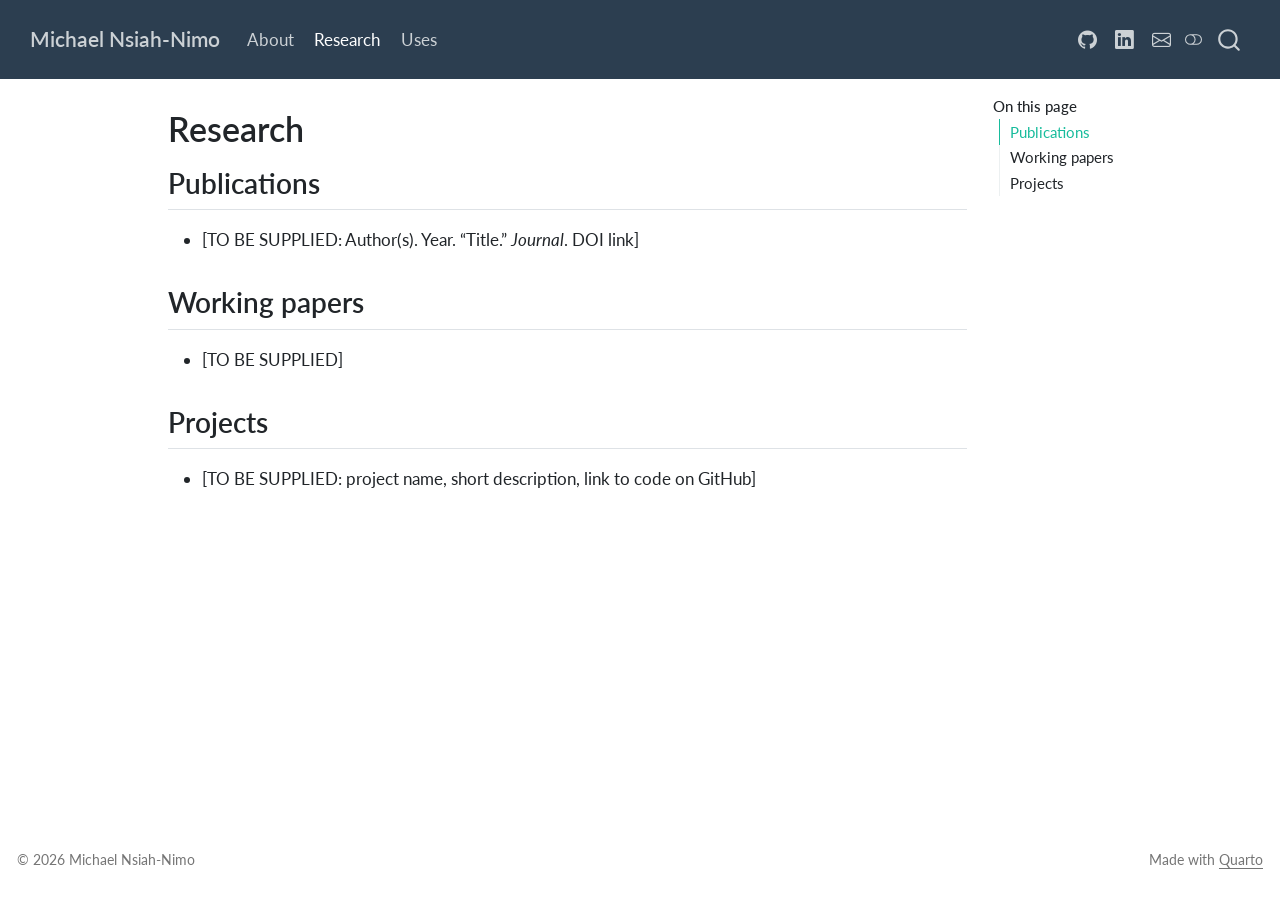
<file: research.html>
<!DOCTYPE html>
<html xmlns="http://www.w3.org/1999/xhtml" lang="en" xml:lang="en"><head>

<meta charset="utf-8">
<meta name="generator" content="quarto-1.7.33">

<meta name="viewport" content="width=device-width, initial-scale=1.0, user-scalable=yes">


<title>Research – Michael Nsiah-Nimo</title>
<style>
code{white-space: pre-wrap;}
span.smallcaps{font-variant: small-caps;}
div.columns{display: flex; gap: min(4vw, 1.5em);}
div.column{flex: auto; overflow-x: auto;}
div.hanging-indent{margin-left: 1.5em; text-indent: -1.5em;}
ul.task-list{list-style: none;}
ul.task-list li input[type="checkbox"] {
  width: 0.8em;
  margin: 0 0.8em 0.2em -1em; /* quarto-specific, see https://github.com/quarto-dev/quarto-cli/issues/4556 */ 
  vertical-align: middle;
}
</style>


<script src="site_libs/quarto-nav/quarto-nav.js"></script>
<script src="site_libs/quarto-nav/headroom.min.js"></script>
<script src="site_libs/clipboard/clipboard.min.js"></script>
<script src="site_libs/quarto-search/autocomplete.umd.js"></script>
<script src="site_libs/quarto-search/fuse.min.js"></script>
<script src="site_libs/quarto-search/quarto-search.js"></script>
<meta name="quarto:offset" content="./">
<script src="site_libs/quarto-html/quarto.js" type="module"></script>
<script src="site_libs/quarto-html/tabsets/tabsets.js" type="module"></script>
<script src="site_libs/quarto-html/popper.min.js"></script>
<script src="site_libs/quarto-html/tippy.umd.min.js"></script>
<script src="site_libs/quarto-html/anchor.min.js"></script>
<link href="site_libs/quarto-html/tippy.css" rel="stylesheet">
<link href="site_libs/quarto-html/quarto-syntax-highlighting-ea385d0e468b0dd5ea5bf0780b1290d9.css" rel="stylesheet" class="quarto-color-scheme" id="quarto-text-highlighting-styles">
<link href="site_libs/quarto-html/quarto-syntax-highlighting-dark-bc185b5c5bdbcb35c2eb49d8a876ef70.css" rel="stylesheet" class="quarto-color-scheme quarto-color-alternate" id="quarto-text-highlighting-styles">
<link href="site_libs/quarto-html/quarto-syntax-highlighting-ea385d0e468b0dd5ea5bf0780b1290d9.css" rel="stylesheet" class="quarto-color-scheme-extra" id="quarto-text-highlighting-styles">
<script src="site_libs/bootstrap/bootstrap.min.js"></script>
<link href="site_libs/bootstrap/bootstrap-icons.css" rel="stylesheet">
<link href="site_libs/bootstrap/bootstrap-6bdd2aebeb936dcddaa5f935a5de481c.min.css" rel="stylesheet" append-hash="true" class="quarto-color-scheme" id="quarto-bootstrap" data-mode="light">
<link href="site_libs/bootstrap/bootstrap-dark-ccd81253fefb92e9cd3f9eb5b5d87b54.min.css" rel="stylesheet" append-hash="true" class="quarto-color-scheme quarto-color-alternate" id="quarto-bootstrap" data-mode="dark">
<link href="site_libs/bootstrap/bootstrap-6bdd2aebeb936dcddaa5f935a5de481c.min.css" rel="stylesheet" append-hash="true" class="quarto-color-scheme-extra" id="quarto-bootstrap" data-mode="light">
<script id="quarto-search-options" type="application/json">{
  "location": "navbar",
  "copy-button": false,
  "collapse-after": 3,
  "panel-placement": "end",
  "type": "overlay",
  "limit": 50,
  "keyboard-shortcut": [
    "f",
    "/",
    "s"
  ],
  "show-item-context": false,
  "language": {
    "search-no-results-text": "No results",
    "search-matching-documents-text": "matching documents",
    "search-copy-link-title": "Copy link to search",
    "search-hide-matches-text": "Hide additional matches",
    "search-more-match-text": "more match in this document",
    "search-more-matches-text": "more matches in this document",
    "search-clear-button-title": "Clear",
    "search-text-placeholder": "",
    "search-detached-cancel-button-title": "Cancel",
    "search-submit-button-title": "Submit",
    "search-label": "Search"
  }
}</script>


<link rel="stylesheet" href="styles.css">
</head>

<body class="nav-fixed quarto-light"><script id="quarto-html-before-body" type="application/javascript">
    const toggleBodyColorMode = (bsSheetEl) => {
      const mode = bsSheetEl.getAttribute("data-mode");
      const bodyEl = window.document.querySelector("body");
      if (mode === "dark") {
        bodyEl.classList.add("quarto-dark");
        bodyEl.classList.remove("quarto-light");
      } else {
        bodyEl.classList.add("quarto-light");
        bodyEl.classList.remove("quarto-dark");
      }
    }
    const toggleBodyColorPrimary = () => {
      const bsSheetEl = window.document.querySelector("link#quarto-bootstrap:not([rel=disabled-stylesheet])");
      if (bsSheetEl) {
        toggleBodyColorMode(bsSheetEl);
      }
    }
    const setColorSchemeToggle = (alternate) => {
      const toggles = window.document.querySelectorAll('.quarto-color-scheme-toggle');
      for (let i=0; i < toggles.length; i++) {
        const toggle = toggles[i];
        if (toggle) {
          if (alternate) {
            toggle.classList.add("alternate");
          } else {
            toggle.classList.remove("alternate");
          }
        }
      }
    };
    const toggleColorMode = (alternate) => {
      // Switch the stylesheets
      const primaryStylesheets = window.document.querySelectorAll('link.quarto-color-scheme:not(.quarto-color-alternate)');
      const alternateStylesheets = window.document.querySelectorAll('link.quarto-color-scheme.quarto-color-alternate');
      manageTransitions('#quarto-margin-sidebar .nav-link', false);
      if (alternate) {
        // note: dark is layered on light, we don't disable primary!
        enableStylesheet(alternateStylesheets);
        for (const sheetNode of alternateStylesheets) {
          if (sheetNode.id === "quarto-bootstrap") {
            toggleBodyColorMode(sheetNode);
          }
        }
      } else {
        disableStylesheet(alternateStylesheets);
        enableStylesheet(primaryStylesheets)
        toggleBodyColorPrimary();
      }
      manageTransitions('#quarto-margin-sidebar .nav-link', true);
      // Switch the toggles
      setColorSchemeToggle(alternate)
      // Hack to workaround the fact that safari doesn't
      // properly recolor the scrollbar when toggling (#1455)
      if (navigator.userAgent.indexOf('Safari') > 0 && navigator.userAgent.indexOf('Chrome') == -1) {
        manageTransitions("body", false);
        window.scrollTo(0, 1);
        setTimeout(() => {
          window.scrollTo(0, 0);
          manageTransitions("body", true);
        }, 40);
      }
    }
    const disableStylesheet = (stylesheets) => {
      for (let i=0; i < stylesheets.length; i++) {
        const stylesheet = stylesheets[i];
        stylesheet.rel = 'disabled-stylesheet';
      }
    }
    const enableStylesheet = (stylesheets) => {
      for (let i=0; i < stylesheets.length; i++) {
        const stylesheet = stylesheets[i];
        if(stylesheet.rel !== 'stylesheet') { // for Chrome, which will still FOUC without this check
          stylesheet.rel = 'stylesheet';
        }
      }
    }
    const manageTransitions = (selector, allowTransitions) => {
      const els = window.document.querySelectorAll(selector);
      for (let i=0; i < els.length; i++) {
        const el = els[i];
        if (allowTransitions) {
          el.classList.remove('notransition');
        } else {
          el.classList.add('notransition');
        }
      }
    }
    const isFileUrl = () => {
      return window.location.protocol === 'file:';
    }
    const hasAlternateSentinel = () => {
      let styleSentinel = getColorSchemeSentinel();
      if (styleSentinel !== null) {
        return styleSentinel === "alternate";
      } else {
        return false;
      }
    }
    const setStyleSentinel = (alternate) => {
      const value = alternate ? "alternate" : "default";
      if (!isFileUrl()) {
        window.localStorage.setItem("quarto-color-scheme", value);
      } else {
        localAlternateSentinel = value;
      }
    }
    const getColorSchemeSentinel = () => {
      if (!isFileUrl()) {
        const storageValue = window.localStorage.getItem("quarto-color-scheme");
        return storageValue != null ? storageValue : localAlternateSentinel;
      } else {
        return localAlternateSentinel;
      }
    }
    const toggleGiscusIfUsed = (isAlternate, darkModeDefault) => {
      const baseTheme = document.querySelector('#giscus-base-theme')?.value ?? 'light';
      const alternateTheme = document.querySelector('#giscus-alt-theme')?.value ?? 'dark';
      let newTheme = '';
      if(authorPrefersDark) {
        newTheme = isAlternate ? baseTheme : alternateTheme;
      } else {
        newTheme = isAlternate ? alternateTheme : baseTheme;
      }
      const changeGiscusTheme = () => {
        // From: https://github.com/giscus/giscus/issues/336
        const sendMessage = (message) => {
          const iframe = document.querySelector('iframe.giscus-frame');
          if (!iframe) return;
          iframe.contentWindow.postMessage({ giscus: message }, 'https://giscus.app');
        }
        sendMessage({
          setConfig: {
            theme: newTheme
          }
        });
      }
      const isGiscussLoaded = window.document.querySelector('iframe.giscus-frame') !== null;
      if (isGiscussLoaded) {
        changeGiscusTheme();
      }
    };
    const authorPrefersDark = false;
    const darkModeDefault = authorPrefersDark;
      document.querySelector('link#quarto-text-highlighting-styles.quarto-color-scheme-extra').rel = 'disabled-stylesheet';
      document.querySelector('link#quarto-bootstrap.quarto-color-scheme-extra').rel = 'disabled-stylesheet';
    let localAlternateSentinel = darkModeDefault ? 'alternate' : 'default';
    // Dark / light mode switch
    window.quartoToggleColorScheme = () => {
      // Read the current dark / light value
      let toAlternate = !hasAlternateSentinel();
      toggleColorMode(toAlternate);
      setStyleSentinel(toAlternate);
      toggleGiscusIfUsed(toAlternate, darkModeDefault);
      window.dispatchEvent(new Event('resize'));
    };
    // Switch to dark mode if need be
    if (hasAlternateSentinel()) {
      toggleColorMode(true);
    } else {
      toggleColorMode(false);
    }
  </script>

<div id="quarto-search-results"></div>
  <header id="quarto-header" class="headroom fixed-top">
    <nav class="navbar navbar-expand-lg " data-bs-theme="dark">
      <div class="navbar-container container-fluid">
      <div class="navbar-brand-container mx-auto">
    <a class="navbar-brand" href="./index.html">
    <span class="navbar-title">Michael Nsiah-Nimo</span>
    </a>
  </div>
            <div id="quarto-search" class="" title="Search"></div>
          <button class="navbar-toggler" type="button" data-bs-toggle="collapse" data-bs-target="#navbarCollapse" aria-controls="navbarCollapse" role="menu" aria-expanded="false" aria-label="Toggle navigation" onclick="if (window.quartoToggleHeadroom) { window.quartoToggleHeadroom(); }">
  <span class="navbar-toggler-icon"></span>
</button>
          <div class="collapse navbar-collapse" id="navbarCollapse">
            <ul class="navbar-nav navbar-nav-scroll me-auto">
  <li class="nav-item">
    <a class="nav-link" href="./index.html"> 
<span class="menu-text">About</span></a>
  </li>  
  <li class="nav-item">
    <a class="nav-link active" href="./research.html" aria-current="page"> 
<span class="menu-text">Research</span></a>
  </li>  
  <li class="nav-item">
    <a class="nav-link" href="./uses.html"> 
<span class="menu-text">Uses</span></a>
  </li>  
</ul>
            <ul class="navbar-nav navbar-nav-scroll ms-auto">
  <li class="nav-item compact">
    <a class="nav-link" href="https://github.com/mnsiahnimo"> <i class="bi bi-github" role="img" aria-label="GitHub">
</i> 
<span class="menu-text"></span></a>
  </li>  
  <li class="nav-item compact">
    <a class="nav-link" href="./[TO BE SUPPLIED: LinkedIn URL]"> <i class="bi bi-linkedin" role="img" aria-label="LinkedIn">
</i> 
<span class="menu-text"></span></a>
  </li>  
  <li class="nav-item compact">
    <a class="nav-link" href="mailto:[TO BE SUPPLIED: email]"> <i class="bi bi-envelope" role="img" aria-label="Email">
</i> 
<span class="menu-text"></span></a>
  </li>  
</ul>
          </div> <!-- /navcollapse -->
            <div class="quarto-navbar-tools">
  <a href="" class="quarto-color-scheme-toggle quarto-navigation-tool  px-1" onclick="window.quartoToggleColorScheme(); return false;" title="Toggle dark mode"><i class="bi"></i></a>
</div>
      </div> <!-- /container-fluid -->
    </nav>
</header>
<!-- content -->
<div id="quarto-content" class="quarto-container page-columns page-rows-contents page-layout-article page-navbar">
<!-- sidebar -->
<!-- margin-sidebar -->
    <div id="quarto-margin-sidebar" class="sidebar margin-sidebar">
        <nav id="TOC" role="doc-toc" class="toc-active">
    <h2 id="toc-title">On this page</h2>
   
  <ul>
  <li><a href="#publications" id="toc-publications" class="nav-link active" data-scroll-target="#publications">Publications</a></li>
  <li><a href="#working-papers" id="toc-working-papers" class="nav-link" data-scroll-target="#working-papers">Working papers</a></li>
  <li><a href="#projects" id="toc-projects" class="nav-link" data-scroll-target="#projects">Projects</a></li>
  </ul>
</nav>
    </div>
<!-- main -->
<main class="content" id="quarto-document-content">


<header id="title-block-header" class="quarto-title-block default">
<div class="quarto-title">
<h1 class="title">Research</h1>
</div>



<div class="quarto-title-meta">

    
  
    
  </div>
  


</header>


<section id="publications" class="level2">
<h2 class="anchored" data-anchor-id="publications">Publications</h2>
<ul>
<li>[TO BE SUPPLIED: Author(s). Year. “Title.” <em>Journal</em>. DOI link]</li>
</ul>
</section>
<section id="working-papers" class="level2">
<h2 class="anchored" data-anchor-id="working-papers">Working papers</h2>
<ul>
<li>[TO BE SUPPLIED]</li>
</ul>
</section>
<section id="projects" class="level2">
<h2 class="anchored" data-anchor-id="projects">Projects</h2>
<ul>
<li>[TO BE SUPPLIED: project name, short description, link to code on GitHub]</li>
</ul>


</section>

</main> <!-- /main -->
<script id="quarto-html-after-body" type="application/javascript">
  window.document.addEventListener("DOMContentLoaded", function (event) {
    // Ensure there is a toggle, if there isn't float one in the top right
    if (window.document.querySelector('.quarto-color-scheme-toggle') === null) {
      const a = window.document.createElement('a');
      a.classList.add('top-right');
      a.classList.add('quarto-color-scheme-toggle');
      a.href = "";
      a.onclick = function() { try { window.quartoToggleColorScheme(); } catch {} return false; };
      const i = window.document.createElement("i");
      i.classList.add('bi');
      a.appendChild(i);
      window.document.body.appendChild(a);
    }
    setColorSchemeToggle(hasAlternateSentinel())
    const icon = "";
    const anchorJS = new window.AnchorJS();
    anchorJS.options = {
      placement: 'right',
      icon: icon
    };
    anchorJS.add('.anchored');
    const isCodeAnnotation = (el) => {
      for (const clz of el.classList) {
        if (clz.startsWith('code-annotation-')) {                     
          return true;
        }
      }
      return false;
    }
    const onCopySuccess = function(e) {
      // button target
      const button = e.trigger;
      // don't keep focus
      button.blur();
      // flash "checked"
      button.classList.add('code-copy-button-checked');
      var currentTitle = button.getAttribute("title");
      button.setAttribute("title", "Copied!");
      let tooltip;
      if (window.bootstrap) {
        button.setAttribute("data-bs-toggle", "tooltip");
        button.setAttribute("data-bs-placement", "left");
        button.setAttribute("data-bs-title", "Copied!");
        tooltip = new bootstrap.Tooltip(button, 
          { trigger: "manual", 
            customClass: "code-copy-button-tooltip",
            offset: [0, -8]});
        tooltip.show();    
      }
      setTimeout(function() {
        if (tooltip) {
          tooltip.hide();
          button.removeAttribute("data-bs-title");
          button.removeAttribute("data-bs-toggle");
          button.removeAttribute("data-bs-placement");
        }
        button.setAttribute("title", currentTitle);
        button.classList.remove('code-copy-button-checked');
      }, 1000);
      // clear code selection
      e.clearSelection();
    }
    const getTextToCopy = function(trigger) {
        const codeEl = trigger.previousElementSibling.cloneNode(true);
        for (const childEl of codeEl.children) {
          if (isCodeAnnotation(childEl)) {
            childEl.remove();
          }
        }
        return codeEl.innerText;
    }
    const clipboard = new window.ClipboardJS('.code-copy-button:not([data-in-quarto-modal])', {
      text: getTextToCopy
    });
    clipboard.on('success', onCopySuccess);
    if (window.document.getElementById('quarto-embedded-source-code-modal')) {
      const clipboardModal = new window.ClipboardJS('.code-copy-button[data-in-quarto-modal]', {
        text: getTextToCopy,
        container: window.document.getElementById('quarto-embedded-source-code-modal')
      });
      clipboardModal.on('success', onCopySuccess);
    }
      var localhostRegex = new RegExp(/^(?:http|https):\/\/localhost\:?[0-9]*\//);
      var mailtoRegex = new RegExp(/^mailto:/);
        var filterRegex = new RegExp("https:\/\/mnsiahnimo\.mysite\.github\.io");
      var isInternal = (href) => {
          return filterRegex.test(href) || localhostRegex.test(href) || mailtoRegex.test(href);
      }
      // Inspect non-navigation links and adorn them if external
     var links = window.document.querySelectorAll('a[href]:not(.nav-link):not(.navbar-brand):not(.toc-action):not(.sidebar-link):not(.sidebar-item-toggle):not(.pagination-link):not(.no-external):not([aria-hidden]):not(.dropdown-item):not(.quarto-navigation-tool):not(.about-link)');
      for (var i=0; i<links.length; i++) {
        const link = links[i];
        if (!isInternal(link.href)) {
          // undo the damage that might have been done by quarto-nav.js in the case of
          // links that we want to consider external
          if (link.dataset.originalHref !== undefined) {
            link.href = link.dataset.originalHref;
          }
        }
      }
    function tippyHover(el, contentFn, onTriggerFn, onUntriggerFn) {
      const config = {
        allowHTML: true,
        maxWidth: 500,
        delay: 100,
        arrow: false,
        appendTo: function(el) {
            return el.parentElement;
        },
        interactive: true,
        interactiveBorder: 10,
        theme: 'quarto',
        placement: 'bottom-start',
      };
      if (contentFn) {
        config.content = contentFn;
      }
      if (onTriggerFn) {
        config.onTrigger = onTriggerFn;
      }
      if (onUntriggerFn) {
        config.onUntrigger = onUntriggerFn;
      }
      window.tippy(el, config); 
    }
    const noterefs = window.document.querySelectorAll('a[role="doc-noteref"]');
    for (var i=0; i<noterefs.length; i++) {
      const ref = noterefs[i];
      tippyHover(ref, function() {
        // use id or data attribute instead here
        let href = ref.getAttribute('data-footnote-href') || ref.getAttribute('href');
        try { href = new URL(href).hash; } catch {}
        const id = href.replace(/^#\/?/, "");
        const note = window.document.getElementById(id);
        if (note) {
          return note.innerHTML;
        } else {
          return "";
        }
      });
    }
    const xrefs = window.document.querySelectorAll('a.quarto-xref');
    const processXRef = (id, note) => {
      // Strip column container classes
      const stripColumnClz = (el) => {
        el.classList.remove("page-full", "page-columns");
        if (el.children) {
          for (const child of el.children) {
            stripColumnClz(child);
          }
        }
      }
      stripColumnClz(note)
      if (id === null || id.startsWith('sec-')) {
        // Special case sections, only their first couple elements
        const container = document.createElement("div");
        if (note.children && note.children.length > 2) {
          container.appendChild(note.children[0].cloneNode(true));
          for (let i = 1; i < note.children.length; i++) {
            const child = note.children[i];
            if (child.tagName === "P" && child.innerText === "") {
              continue;
            } else {
              container.appendChild(child.cloneNode(true));
              break;
            }
          }
          if (window.Quarto?.typesetMath) {
            window.Quarto.typesetMath(container);
          }
          return container.innerHTML
        } else {
          if (window.Quarto?.typesetMath) {
            window.Quarto.typesetMath(note);
          }
          return note.innerHTML;
        }
      } else {
        // Remove any anchor links if they are present
        const anchorLink = note.querySelector('a.anchorjs-link');
        if (anchorLink) {
          anchorLink.remove();
        }
        if (window.Quarto?.typesetMath) {
          window.Quarto.typesetMath(note);
        }
        if (note.classList.contains("callout")) {
          return note.outerHTML;
        } else {
          return note.innerHTML;
        }
      }
    }
    for (var i=0; i<xrefs.length; i++) {
      const xref = xrefs[i];
      tippyHover(xref, undefined, function(instance) {
        instance.disable();
        let url = xref.getAttribute('href');
        let hash = undefined; 
        if (url.startsWith('#')) {
          hash = url;
        } else {
          try { hash = new URL(url).hash; } catch {}
        }
        if (hash) {
          const id = hash.replace(/^#\/?/, "");
          const note = window.document.getElementById(id);
          if (note !== null) {
            try {
              const html = processXRef(id, note.cloneNode(true));
              instance.setContent(html);
            } finally {
              instance.enable();
              instance.show();
            }
          } else {
            // See if we can fetch this
            fetch(url.split('#')[0])
            .then(res => res.text())
            .then(html => {
              const parser = new DOMParser();
              const htmlDoc = parser.parseFromString(html, "text/html");
              const note = htmlDoc.getElementById(id);
              if (note !== null) {
                const html = processXRef(id, note);
                instance.setContent(html);
              } 
            }).finally(() => {
              instance.enable();
              instance.show();
            });
          }
        } else {
          // See if we can fetch a full url (with no hash to target)
          // This is a special case and we should probably do some content thinning / targeting
          fetch(url)
          .then(res => res.text())
          .then(html => {
            const parser = new DOMParser();
            const htmlDoc = parser.parseFromString(html, "text/html");
            const note = htmlDoc.querySelector('main.content');
            if (note !== null) {
              // This should only happen for chapter cross references
              // (since there is no id in the URL)
              // remove the first header
              if (note.children.length > 0 && note.children[0].tagName === "HEADER") {
                note.children[0].remove();
              }
              const html = processXRef(null, note);
              instance.setContent(html);
            } 
          }).finally(() => {
            instance.enable();
            instance.show();
          });
        }
      }, function(instance) {
      });
    }
        let selectedAnnoteEl;
        const selectorForAnnotation = ( cell, annotation) => {
          let cellAttr = 'data-code-cell="' + cell + '"';
          let lineAttr = 'data-code-annotation="' +  annotation + '"';
          const selector = 'span[' + cellAttr + '][' + lineAttr + ']';
          return selector;
        }
        const selectCodeLines = (annoteEl) => {
          const doc = window.document;
          const targetCell = annoteEl.getAttribute("data-target-cell");
          const targetAnnotation = annoteEl.getAttribute("data-target-annotation");
          const annoteSpan = window.document.querySelector(selectorForAnnotation(targetCell, targetAnnotation));
          const lines = annoteSpan.getAttribute("data-code-lines").split(",");
          const lineIds = lines.map((line) => {
            return targetCell + "-" + line;
          })
          let top = null;
          let height = null;
          let parent = null;
          if (lineIds.length > 0) {
              //compute the position of the single el (top and bottom and make a div)
              const el = window.document.getElementById(lineIds[0]);
              top = el.offsetTop;
              height = el.offsetHeight;
              parent = el.parentElement.parentElement;
            if (lineIds.length > 1) {
              const lastEl = window.document.getElementById(lineIds[lineIds.length - 1]);
              const bottom = lastEl.offsetTop + lastEl.offsetHeight;
              height = bottom - top;
            }
            if (top !== null && height !== null && parent !== null) {
              // cook up a div (if necessary) and position it 
              let div = window.document.getElementById("code-annotation-line-highlight");
              if (div === null) {
                div = window.document.createElement("div");
                div.setAttribute("id", "code-annotation-line-highlight");
                div.style.position = 'absolute';
                parent.appendChild(div);
              }
              div.style.top = top - 2 + "px";
              div.style.height = height + 4 + "px";
              div.style.left = 0;
              let gutterDiv = window.document.getElementById("code-annotation-line-highlight-gutter");
              if (gutterDiv === null) {
                gutterDiv = window.document.createElement("div");
                gutterDiv.setAttribute("id", "code-annotation-line-highlight-gutter");
                gutterDiv.style.position = 'absolute';
                const codeCell = window.document.getElementById(targetCell);
                const gutter = codeCell.querySelector('.code-annotation-gutter');
                gutter.appendChild(gutterDiv);
              }
              gutterDiv.style.top = top - 2 + "px";
              gutterDiv.style.height = height + 4 + "px";
            }
            selectedAnnoteEl = annoteEl;
          }
        };
        const unselectCodeLines = () => {
          const elementsIds = ["code-annotation-line-highlight", "code-annotation-line-highlight-gutter"];
          elementsIds.forEach((elId) => {
            const div = window.document.getElementById(elId);
            if (div) {
              div.remove();
            }
          });
          selectedAnnoteEl = undefined;
        };
          // Handle positioning of the toggle
      window.addEventListener(
        "resize",
        throttle(() => {
          elRect = undefined;
          if (selectedAnnoteEl) {
            selectCodeLines(selectedAnnoteEl);
          }
        }, 10)
      );
      function throttle(fn, ms) {
      let throttle = false;
      let timer;
        return (...args) => {
          if(!throttle) { // first call gets through
              fn.apply(this, args);
              throttle = true;
          } else { // all the others get throttled
              if(timer) clearTimeout(timer); // cancel #2
              timer = setTimeout(() => {
                fn.apply(this, args);
                timer = throttle = false;
              }, ms);
          }
        };
      }
        // Attach click handler to the DT
        const annoteDls = window.document.querySelectorAll('dt[data-target-cell]');
        for (const annoteDlNode of annoteDls) {
          annoteDlNode.addEventListener('click', (event) => {
            const clickedEl = event.target;
            if (clickedEl !== selectedAnnoteEl) {
              unselectCodeLines();
              const activeEl = window.document.querySelector('dt[data-target-cell].code-annotation-active');
              if (activeEl) {
                activeEl.classList.remove('code-annotation-active');
              }
              selectCodeLines(clickedEl);
              clickedEl.classList.add('code-annotation-active');
            } else {
              // Unselect the line
              unselectCodeLines();
              clickedEl.classList.remove('code-annotation-active');
            }
          });
        }
    const findCites = (el) => {
      const parentEl = el.parentElement;
      if (parentEl) {
        const cites = parentEl.dataset.cites;
        if (cites) {
          return {
            el,
            cites: cites.split(' ')
          };
        } else {
          return findCites(el.parentElement)
        }
      } else {
        return undefined;
      }
    };
    var bibliorefs = window.document.querySelectorAll('a[role="doc-biblioref"]');
    for (var i=0; i<bibliorefs.length; i++) {
      const ref = bibliorefs[i];
      const citeInfo = findCites(ref);
      if (citeInfo) {
        tippyHover(citeInfo.el, function() {
          var popup = window.document.createElement('div');
          citeInfo.cites.forEach(function(cite) {
            var citeDiv = window.document.createElement('div');
            citeDiv.classList.add('hanging-indent');
            citeDiv.classList.add('csl-entry');
            var biblioDiv = window.document.getElementById('ref-' + cite);
            if (biblioDiv) {
              citeDiv.innerHTML = biblioDiv.innerHTML;
            }
            popup.appendChild(citeDiv);
          });
          return popup.innerHTML;
        });
      }
    }
  });
  </script>
</div> <!-- /content -->
<footer class="footer">
  <div class="nav-footer">
    <div class="nav-footer-left">
<p>© 2026 Michael Nsiah-Nimo</p>
</div>   
    <div class="nav-footer-center">
      &nbsp;
    </div>
    <div class="nav-footer-right">
<p>Made with <a href="https://quarto.org/">Quarto</a></p>
</div>
  </div>
</footer>




</body></html>
</file>
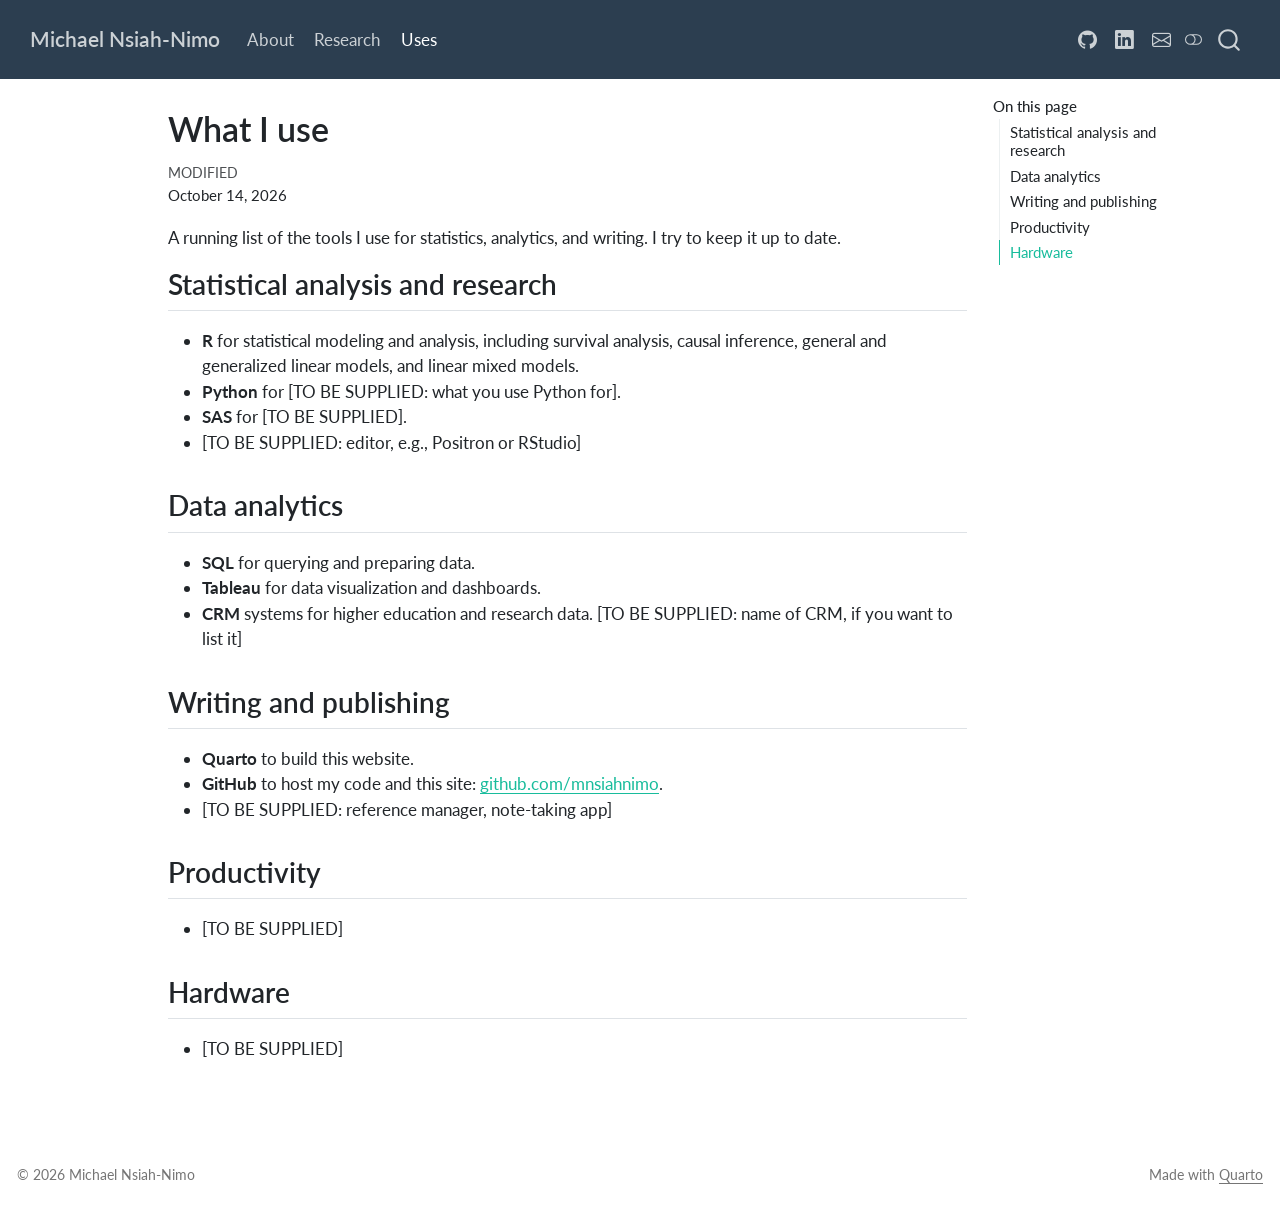
<file: uses.html>
<!DOCTYPE html>
<html xmlns="http://www.w3.org/1999/xhtml" lang="en" xml:lang="en"><head>

<meta charset="utf-8">
<meta name="generator" content="quarto-1.7.33">

<meta name="viewport" content="width=device-width, initial-scale=1.0, user-scalable=yes">


<title>What I use – Michael Nsiah-Nimo</title>
<style>
code{white-space: pre-wrap;}
span.smallcaps{font-variant: small-caps;}
div.columns{display: flex; gap: min(4vw, 1.5em);}
div.column{flex: auto; overflow-x: auto;}
div.hanging-indent{margin-left: 1.5em; text-indent: -1.5em;}
ul.task-list{list-style: none;}
ul.task-list li input[type="checkbox"] {
  width: 0.8em;
  margin: 0 0.8em 0.2em -1em; /* quarto-specific, see https://github.com/quarto-dev/quarto-cli/issues/4556 */ 
  vertical-align: middle;
}
</style>


<script src="site_libs/quarto-nav/quarto-nav.js"></script>
<script src="site_libs/quarto-nav/headroom.min.js"></script>
<script src="site_libs/clipboard/clipboard.min.js"></script>
<script src="site_libs/quarto-search/autocomplete.umd.js"></script>
<script src="site_libs/quarto-search/fuse.min.js"></script>
<script src="site_libs/quarto-search/quarto-search.js"></script>
<meta name="quarto:offset" content="./">
<script src="site_libs/quarto-html/quarto.js" type="module"></script>
<script src="site_libs/quarto-html/tabsets/tabsets.js" type="module"></script>
<script src="site_libs/quarto-html/popper.min.js"></script>
<script src="site_libs/quarto-html/tippy.umd.min.js"></script>
<script src="site_libs/quarto-html/anchor.min.js"></script>
<link href="site_libs/quarto-html/tippy.css" rel="stylesheet">
<link href="site_libs/quarto-html/quarto-syntax-highlighting-ea385d0e468b0dd5ea5bf0780b1290d9.css" rel="stylesheet" class="quarto-color-scheme" id="quarto-text-highlighting-styles">
<link href="site_libs/quarto-html/quarto-syntax-highlighting-dark-bc185b5c5bdbcb35c2eb49d8a876ef70.css" rel="stylesheet" class="quarto-color-scheme quarto-color-alternate" id="quarto-text-highlighting-styles">
<link href="site_libs/quarto-html/quarto-syntax-highlighting-ea385d0e468b0dd5ea5bf0780b1290d9.css" rel="stylesheet" class="quarto-color-scheme-extra" id="quarto-text-highlighting-styles">
<script src="site_libs/bootstrap/bootstrap.min.js"></script>
<link href="site_libs/bootstrap/bootstrap-icons.css" rel="stylesheet">
<link href="site_libs/bootstrap/bootstrap-6bdd2aebeb936dcddaa5f935a5de481c.min.css" rel="stylesheet" append-hash="true" class="quarto-color-scheme" id="quarto-bootstrap" data-mode="light">
<link href="site_libs/bootstrap/bootstrap-dark-ccd81253fefb92e9cd3f9eb5b5d87b54.min.css" rel="stylesheet" append-hash="true" class="quarto-color-scheme quarto-color-alternate" id="quarto-bootstrap" data-mode="dark">
<link href="site_libs/bootstrap/bootstrap-6bdd2aebeb936dcddaa5f935a5de481c.min.css" rel="stylesheet" append-hash="true" class="quarto-color-scheme-extra" id="quarto-bootstrap" data-mode="light">
<script id="quarto-search-options" type="application/json">{
  "location": "navbar",
  "copy-button": false,
  "collapse-after": 3,
  "panel-placement": "end",
  "type": "overlay",
  "limit": 50,
  "keyboard-shortcut": [
    "f",
    "/",
    "s"
  ],
  "show-item-context": false,
  "language": {
    "search-no-results-text": "No results",
    "search-matching-documents-text": "matching documents",
    "search-copy-link-title": "Copy link to search",
    "search-hide-matches-text": "Hide additional matches",
    "search-more-match-text": "more match in this document",
    "search-more-matches-text": "more matches in this document",
    "search-clear-button-title": "Clear",
    "search-text-placeholder": "",
    "search-detached-cancel-button-title": "Cancel",
    "search-submit-button-title": "Submit",
    "search-label": "Search"
  }
}</script>


<link rel="stylesheet" href="styles.css">
</head>

<body class="nav-fixed quarto-light"><script id="quarto-html-before-body" type="application/javascript">
    const toggleBodyColorMode = (bsSheetEl) => {
      const mode = bsSheetEl.getAttribute("data-mode");
      const bodyEl = window.document.querySelector("body");
      if (mode === "dark") {
        bodyEl.classList.add("quarto-dark");
        bodyEl.classList.remove("quarto-light");
      } else {
        bodyEl.classList.add("quarto-light");
        bodyEl.classList.remove("quarto-dark");
      }
    }
    const toggleBodyColorPrimary = () => {
      const bsSheetEl = window.document.querySelector("link#quarto-bootstrap:not([rel=disabled-stylesheet])");
      if (bsSheetEl) {
        toggleBodyColorMode(bsSheetEl);
      }
    }
    const setColorSchemeToggle = (alternate) => {
      const toggles = window.document.querySelectorAll('.quarto-color-scheme-toggle');
      for (let i=0; i < toggles.length; i++) {
        const toggle = toggles[i];
        if (toggle) {
          if (alternate) {
            toggle.classList.add("alternate");
          } else {
            toggle.classList.remove("alternate");
          }
        }
      }
    };
    const toggleColorMode = (alternate) => {
      // Switch the stylesheets
      const primaryStylesheets = window.document.querySelectorAll('link.quarto-color-scheme:not(.quarto-color-alternate)');
      const alternateStylesheets = window.document.querySelectorAll('link.quarto-color-scheme.quarto-color-alternate');
      manageTransitions('#quarto-margin-sidebar .nav-link', false);
      if (alternate) {
        // note: dark is layered on light, we don't disable primary!
        enableStylesheet(alternateStylesheets);
        for (const sheetNode of alternateStylesheets) {
          if (sheetNode.id === "quarto-bootstrap") {
            toggleBodyColorMode(sheetNode);
          }
        }
      } else {
        disableStylesheet(alternateStylesheets);
        enableStylesheet(primaryStylesheets)
        toggleBodyColorPrimary();
      }
      manageTransitions('#quarto-margin-sidebar .nav-link', true);
      // Switch the toggles
      setColorSchemeToggle(alternate)
      // Hack to workaround the fact that safari doesn't
      // properly recolor the scrollbar when toggling (#1455)
      if (navigator.userAgent.indexOf('Safari') > 0 && navigator.userAgent.indexOf('Chrome') == -1) {
        manageTransitions("body", false);
        window.scrollTo(0, 1);
        setTimeout(() => {
          window.scrollTo(0, 0);
          manageTransitions("body", true);
        }, 40);
      }
    }
    const disableStylesheet = (stylesheets) => {
      for (let i=0; i < stylesheets.length; i++) {
        const stylesheet = stylesheets[i];
        stylesheet.rel = 'disabled-stylesheet';
      }
    }
    const enableStylesheet = (stylesheets) => {
      for (let i=0; i < stylesheets.length; i++) {
        const stylesheet = stylesheets[i];
        if(stylesheet.rel !== 'stylesheet') { // for Chrome, which will still FOUC without this check
          stylesheet.rel = 'stylesheet';
        }
      }
    }
    const manageTransitions = (selector, allowTransitions) => {
      const els = window.document.querySelectorAll(selector);
      for (let i=0; i < els.length; i++) {
        const el = els[i];
        if (allowTransitions) {
          el.classList.remove('notransition');
        } else {
          el.classList.add('notransition');
        }
      }
    }
    const isFileUrl = () => {
      return window.location.protocol === 'file:';
    }
    const hasAlternateSentinel = () => {
      let styleSentinel = getColorSchemeSentinel();
      if (styleSentinel !== null) {
        return styleSentinel === "alternate";
      } else {
        return false;
      }
    }
    const setStyleSentinel = (alternate) => {
      const value = alternate ? "alternate" : "default";
      if (!isFileUrl()) {
        window.localStorage.setItem("quarto-color-scheme", value);
      } else {
        localAlternateSentinel = value;
      }
    }
    const getColorSchemeSentinel = () => {
      if (!isFileUrl()) {
        const storageValue = window.localStorage.getItem("quarto-color-scheme");
        return storageValue != null ? storageValue : localAlternateSentinel;
      } else {
        return localAlternateSentinel;
      }
    }
    const toggleGiscusIfUsed = (isAlternate, darkModeDefault) => {
      const baseTheme = document.querySelector('#giscus-base-theme')?.value ?? 'light';
      const alternateTheme = document.querySelector('#giscus-alt-theme')?.value ?? 'dark';
      let newTheme = '';
      if(authorPrefersDark) {
        newTheme = isAlternate ? baseTheme : alternateTheme;
      } else {
        newTheme = isAlternate ? alternateTheme : baseTheme;
      }
      const changeGiscusTheme = () => {
        // From: https://github.com/giscus/giscus/issues/336
        const sendMessage = (message) => {
          const iframe = document.querySelector('iframe.giscus-frame');
          if (!iframe) return;
          iframe.contentWindow.postMessage({ giscus: message }, 'https://giscus.app');
        }
        sendMessage({
          setConfig: {
            theme: newTheme
          }
        });
      }
      const isGiscussLoaded = window.document.querySelector('iframe.giscus-frame') !== null;
      if (isGiscussLoaded) {
        changeGiscusTheme();
      }
    };
    const authorPrefersDark = false;
    const darkModeDefault = authorPrefersDark;
      document.querySelector('link#quarto-text-highlighting-styles.quarto-color-scheme-extra').rel = 'disabled-stylesheet';
      document.querySelector('link#quarto-bootstrap.quarto-color-scheme-extra').rel = 'disabled-stylesheet';
    let localAlternateSentinel = darkModeDefault ? 'alternate' : 'default';
    // Dark / light mode switch
    window.quartoToggleColorScheme = () => {
      // Read the current dark / light value
      let toAlternate = !hasAlternateSentinel();
      toggleColorMode(toAlternate);
      setStyleSentinel(toAlternate);
      toggleGiscusIfUsed(toAlternate, darkModeDefault);
      window.dispatchEvent(new Event('resize'));
    };
    // Switch to dark mode if need be
    if (hasAlternateSentinel()) {
      toggleColorMode(true);
    } else {
      toggleColorMode(false);
    }
  </script>

<div id="quarto-search-results"></div>
  <header id="quarto-header" class="headroom fixed-top">
    <nav class="navbar navbar-expand-lg " data-bs-theme="dark">
      <div class="navbar-container container-fluid">
      <div class="navbar-brand-container mx-auto">
    <a class="navbar-brand" href="./index.html">
    <span class="navbar-title">Michael Nsiah-Nimo</span>
    </a>
  </div>
            <div id="quarto-search" class="" title="Search"></div>
          <button class="navbar-toggler" type="button" data-bs-toggle="collapse" data-bs-target="#navbarCollapse" aria-controls="navbarCollapse" role="menu" aria-expanded="false" aria-label="Toggle navigation" onclick="if (window.quartoToggleHeadroom) { window.quartoToggleHeadroom(); }">
  <span class="navbar-toggler-icon"></span>
</button>
          <div class="collapse navbar-collapse" id="navbarCollapse">
            <ul class="navbar-nav navbar-nav-scroll me-auto">
  <li class="nav-item">
    <a class="nav-link" href="./index.html"> 
<span class="menu-text">About</span></a>
  </li>  
  <li class="nav-item">
    <a class="nav-link" href="./research.html"> 
<span class="menu-text">Research</span></a>
  </li>  
  <li class="nav-item">
    <a class="nav-link active" href="./uses.html" aria-current="page"> 
<span class="menu-text">Uses</span></a>
  </li>  
</ul>
            <ul class="navbar-nav navbar-nav-scroll ms-auto">
  <li class="nav-item compact">
    <a class="nav-link" href="https://github.com/mnsiahnimo"> <i class="bi bi-github" role="img" aria-label="GitHub">
</i> 
<span class="menu-text"></span></a>
  </li>  
  <li class="nav-item compact">
    <a class="nav-link" href="./[TO BE SUPPLIED: LinkedIn URL]"> <i class="bi bi-linkedin" role="img" aria-label="LinkedIn">
</i> 
<span class="menu-text"></span></a>
  </li>  
  <li class="nav-item compact">
    <a class="nav-link" href="mailto:[TO BE SUPPLIED: email]"> <i class="bi bi-envelope" role="img" aria-label="Email">
</i> 
<span class="menu-text"></span></a>
  </li>  
</ul>
          </div> <!-- /navcollapse -->
            <div class="quarto-navbar-tools">
  <a href="" class="quarto-color-scheme-toggle quarto-navigation-tool  px-1" onclick="window.quartoToggleColorScheme(); return false;" title="Toggle dark mode"><i class="bi"></i></a>
</div>
      </div> <!-- /container-fluid -->
    </nav>
</header>
<!-- content -->
<div id="quarto-content" class="quarto-container page-columns page-rows-contents page-layout-article page-navbar">
<!-- sidebar -->
<!-- margin-sidebar -->
    <div id="quarto-margin-sidebar" class="sidebar margin-sidebar">
        <nav id="TOC" role="doc-toc" class="toc-active">
    <h2 id="toc-title">On this page</h2>
   
  <ul>
  <li><a href="#statistical-analysis-and-research" id="toc-statistical-analysis-and-research" class="nav-link active" data-scroll-target="#statistical-analysis-and-research">Statistical analysis and research</a></li>
  <li><a href="#data-analytics" id="toc-data-analytics" class="nav-link" data-scroll-target="#data-analytics">Data analytics</a></li>
  <li><a href="#writing-and-publishing" id="toc-writing-and-publishing" class="nav-link" data-scroll-target="#writing-and-publishing">Writing and publishing</a></li>
  <li><a href="#productivity" id="toc-productivity" class="nav-link" data-scroll-target="#productivity">Productivity</a></li>
  <li><a href="#hardware" id="toc-hardware" class="nav-link" data-scroll-target="#hardware">Hardware</a></li>
  </ul>
</nav>
    </div>
<!-- main -->
<main class="content" id="quarto-document-content">


<header id="title-block-header" class="quarto-title-block default">
<div class="quarto-title">
<h1 class="title">What I use</h1>
</div>



<div class="quarto-title-meta">

    
  
    <div>
    <div class="quarto-title-meta-heading">Modified</div>
    <div class="quarto-title-meta-contents">
      <p class="date-modified">October 14, 2026</p>
    </div>
  </div>
    
  </div>
  


</header>


<p>A running list of the tools I use for statistics, analytics, and writing. I try to keep it up to date.</p>
<section id="statistical-analysis-and-research" class="level2">
<h2 class="anchored" data-anchor-id="statistical-analysis-and-research">Statistical analysis and research</h2>
<ul>
<li><strong>R</strong> for statistical modeling and analysis, including survival analysis, causal inference, general and generalized linear models, and linear mixed models.</li>
<li><strong>Python</strong> for [TO BE SUPPLIED: what you use Python for].</li>
<li><strong>SAS</strong> for [TO BE SUPPLIED].</li>
<li>[TO BE SUPPLIED: editor, e.g., Positron or RStudio]</li>
</ul>
</section>
<section id="data-analytics" class="level2">
<h2 class="anchored" data-anchor-id="data-analytics">Data analytics</h2>
<ul>
<li><strong>SQL</strong> for querying and preparing data.</li>
<li><strong>Tableau</strong> for data visualization and dashboards.</li>
<li><strong>CRM</strong> systems for higher education and research data. [TO BE SUPPLIED: name of CRM, if you want to list it]</li>
</ul>
</section>
<section id="writing-and-publishing" class="level2">
<h2 class="anchored" data-anchor-id="writing-and-publishing">Writing and publishing</h2>
<ul>
<li><strong>Quarto</strong> to build this website.</li>
<li><strong>GitHub</strong> to host my code and this site: <a href="https://github.com/mnsiahnimo">github.com/mnsiahnimo</a>.</li>
<li>[TO BE SUPPLIED: reference manager, note-taking app]</li>
</ul>
</section>
<section id="productivity" class="level2">
<h2 class="anchored" data-anchor-id="productivity">Productivity</h2>
<ul>
<li>[TO BE SUPPLIED]</li>
</ul>
</section>
<section id="hardware" class="level2">
<h2 class="anchored" data-anchor-id="hardware">Hardware</h2>
<ul>
<li>[TO BE SUPPLIED]</li>
</ul>


</section>

</main> <!-- /main -->
<script id="quarto-html-after-body" type="application/javascript">
  window.document.addEventListener("DOMContentLoaded", function (event) {
    // Ensure there is a toggle, if there isn't float one in the top right
    if (window.document.querySelector('.quarto-color-scheme-toggle') === null) {
      const a = window.document.createElement('a');
      a.classList.add('top-right');
      a.classList.add('quarto-color-scheme-toggle');
      a.href = "";
      a.onclick = function() { try { window.quartoToggleColorScheme(); } catch {} return false; };
      const i = window.document.createElement("i");
      i.classList.add('bi');
      a.appendChild(i);
      window.document.body.appendChild(a);
    }
    setColorSchemeToggle(hasAlternateSentinel())
    const icon = "";
    const anchorJS = new window.AnchorJS();
    anchorJS.options = {
      placement: 'right',
      icon: icon
    };
    anchorJS.add('.anchored');
    const isCodeAnnotation = (el) => {
      for (const clz of el.classList) {
        if (clz.startsWith('code-annotation-')) {                     
          return true;
        }
      }
      return false;
    }
    const onCopySuccess = function(e) {
      // button target
      const button = e.trigger;
      // don't keep focus
      button.blur();
      // flash "checked"
      button.classList.add('code-copy-button-checked');
      var currentTitle = button.getAttribute("title");
      button.setAttribute("title", "Copied!");
      let tooltip;
      if (window.bootstrap) {
        button.setAttribute("data-bs-toggle", "tooltip");
        button.setAttribute("data-bs-placement", "left");
        button.setAttribute("data-bs-title", "Copied!");
        tooltip = new bootstrap.Tooltip(button, 
          { trigger: "manual", 
            customClass: "code-copy-button-tooltip",
            offset: [0, -8]});
        tooltip.show();    
      }
      setTimeout(function() {
        if (tooltip) {
          tooltip.hide();
          button.removeAttribute("data-bs-title");
          button.removeAttribute("data-bs-toggle");
          button.removeAttribute("data-bs-placement");
        }
        button.setAttribute("title", currentTitle);
        button.classList.remove('code-copy-button-checked');
      }, 1000);
      // clear code selection
      e.clearSelection();
    }
    const getTextToCopy = function(trigger) {
        const codeEl = trigger.previousElementSibling.cloneNode(true);
        for (const childEl of codeEl.children) {
          if (isCodeAnnotation(childEl)) {
            childEl.remove();
          }
        }
        return codeEl.innerText;
    }
    const clipboard = new window.ClipboardJS('.code-copy-button:not([data-in-quarto-modal])', {
      text: getTextToCopy
    });
    clipboard.on('success', onCopySuccess);
    if (window.document.getElementById('quarto-embedded-source-code-modal')) {
      const clipboardModal = new window.ClipboardJS('.code-copy-button[data-in-quarto-modal]', {
        text: getTextToCopy,
        container: window.document.getElementById('quarto-embedded-source-code-modal')
      });
      clipboardModal.on('success', onCopySuccess);
    }
      var localhostRegex = new RegExp(/^(?:http|https):\/\/localhost\:?[0-9]*\//);
      var mailtoRegex = new RegExp(/^mailto:/);
        var filterRegex = new RegExp("https:\/\/mnsiahnimo\.mysite\.github\.io");
      var isInternal = (href) => {
          return filterRegex.test(href) || localhostRegex.test(href) || mailtoRegex.test(href);
      }
      // Inspect non-navigation links and adorn them if external
     var links = window.document.querySelectorAll('a[href]:not(.nav-link):not(.navbar-brand):not(.toc-action):not(.sidebar-link):not(.sidebar-item-toggle):not(.pagination-link):not(.no-external):not([aria-hidden]):not(.dropdown-item):not(.quarto-navigation-tool):not(.about-link)');
      for (var i=0; i<links.length; i++) {
        const link = links[i];
        if (!isInternal(link.href)) {
          // undo the damage that might have been done by quarto-nav.js in the case of
          // links that we want to consider external
          if (link.dataset.originalHref !== undefined) {
            link.href = link.dataset.originalHref;
          }
        }
      }
    function tippyHover(el, contentFn, onTriggerFn, onUntriggerFn) {
      const config = {
        allowHTML: true,
        maxWidth: 500,
        delay: 100,
        arrow: false,
        appendTo: function(el) {
            return el.parentElement;
        },
        interactive: true,
        interactiveBorder: 10,
        theme: 'quarto',
        placement: 'bottom-start',
      };
      if (contentFn) {
        config.content = contentFn;
      }
      if (onTriggerFn) {
        config.onTrigger = onTriggerFn;
      }
      if (onUntriggerFn) {
        config.onUntrigger = onUntriggerFn;
      }
      window.tippy(el, config); 
    }
    const noterefs = window.document.querySelectorAll('a[role="doc-noteref"]');
    for (var i=0; i<noterefs.length; i++) {
      const ref = noterefs[i];
      tippyHover(ref, function() {
        // use id or data attribute instead here
        let href = ref.getAttribute('data-footnote-href') || ref.getAttribute('href');
        try { href = new URL(href).hash; } catch {}
        const id = href.replace(/^#\/?/, "");
        const note = window.document.getElementById(id);
        if (note) {
          return note.innerHTML;
        } else {
          return "";
        }
      });
    }
    const xrefs = window.document.querySelectorAll('a.quarto-xref');
    const processXRef = (id, note) => {
      // Strip column container classes
      const stripColumnClz = (el) => {
        el.classList.remove("page-full", "page-columns");
        if (el.children) {
          for (const child of el.children) {
            stripColumnClz(child);
          }
        }
      }
      stripColumnClz(note)
      if (id === null || id.startsWith('sec-')) {
        // Special case sections, only their first couple elements
        const container = document.createElement("div");
        if (note.children && note.children.length > 2) {
          container.appendChild(note.children[0].cloneNode(true));
          for (let i = 1; i < note.children.length; i++) {
            const child = note.children[i];
            if (child.tagName === "P" && child.innerText === "") {
              continue;
            } else {
              container.appendChild(child.cloneNode(true));
              break;
            }
          }
          if (window.Quarto?.typesetMath) {
            window.Quarto.typesetMath(container);
          }
          return container.innerHTML
        } else {
          if (window.Quarto?.typesetMath) {
            window.Quarto.typesetMath(note);
          }
          return note.innerHTML;
        }
      } else {
        // Remove any anchor links if they are present
        const anchorLink = note.querySelector('a.anchorjs-link');
        if (anchorLink) {
          anchorLink.remove();
        }
        if (window.Quarto?.typesetMath) {
          window.Quarto.typesetMath(note);
        }
        if (note.classList.contains("callout")) {
          return note.outerHTML;
        } else {
          return note.innerHTML;
        }
      }
    }
    for (var i=0; i<xrefs.length; i++) {
      const xref = xrefs[i];
      tippyHover(xref, undefined, function(instance) {
        instance.disable();
        let url = xref.getAttribute('href');
        let hash = undefined; 
        if (url.startsWith('#')) {
          hash = url;
        } else {
          try { hash = new URL(url).hash; } catch {}
        }
        if (hash) {
          const id = hash.replace(/^#\/?/, "");
          const note = window.document.getElementById(id);
          if (note !== null) {
            try {
              const html = processXRef(id, note.cloneNode(true));
              instance.setContent(html);
            } finally {
              instance.enable();
              instance.show();
            }
          } else {
            // See if we can fetch this
            fetch(url.split('#')[0])
            .then(res => res.text())
            .then(html => {
              const parser = new DOMParser();
              const htmlDoc = parser.parseFromString(html, "text/html");
              const note = htmlDoc.getElementById(id);
              if (note !== null) {
                const html = processXRef(id, note);
                instance.setContent(html);
              } 
            }).finally(() => {
              instance.enable();
              instance.show();
            });
          }
        } else {
          // See if we can fetch a full url (with no hash to target)
          // This is a special case and we should probably do some content thinning / targeting
          fetch(url)
          .then(res => res.text())
          .then(html => {
            const parser = new DOMParser();
            const htmlDoc = parser.parseFromString(html, "text/html");
            const note = htmlDoc.querySelector('main.content');
            if (note !== null) {
              // This should only happen for chapter cross references
              // (since there is no id in the URL)
              // remove the first header
              if (note.children.length > 0 && note.children[0].tagName === "HEADER") {
                note.children[0].remove();
              }
              const html = processXRef(null, note);
              instance.setContent(html);
            } 
          }).finally(() => {
            instance.enable();
            instance.show();
          });
        }
      }, function(instance) {
      });
    }
        let selectedAnnoteEl;
        const selectorForAnnotation = ( cell, annotation) => {
          let cellAttr = 'data-code-cell="' + cell + '"';
          let lineAttr = 'data-code-annotation="' +  annotation + '"';
          const selector = 'span[' + cellAttr + '][' + lineAttr + ']';
          return selector;
        }
        const selectCodeLines = (annoteEl) => {
          const doc = window.document;
          const targetCell = annoteEl.getAttribute("data-target-cell");
          const targetAnnotation = annoteEl.getAttribute("data-target-annotation");
          const annoteSpan = window.document.querySelector(selectorForAnnotation(targetCell, targetAnnotation));
          const lines = annoteSpan.getAttribute("data-code-lines").split(",");
          const lineIds = lines.map((line) => {
            return targetCell + "-" + line;
          })
          let top = null;
          let height = null;
          let parent = null;
          if (lineIds.length > 0) {
              //compute the position of the single el (top and bottom and make a div)
              const el = window.document.getElementById(lineIds[0]);
              top = el.offsetTop;
              height = el.offsetHeight;
              parent = el.parentElement.parentElement;
            if (lineIds.length > 1) {
              const lastEl = window.document.getElementById(lineIds[lineIds.length - 1]);
              const bottom = lastEl.offsetTop + lastEl.offsetHeight;
              height = bottom - top;
            }
            if (top !== null && height !== null && parent !== null) {
              // cook up a div (if necessary) and position it 
              let div = window.document.getElementById("code-annotation-line-highlight");
              if (div === null) {
                div = window.document.createElement("div");
                div.setAttribute("id", "code-annotation-line-highlight");
                div.style.position = 'absolute';
                parent.appendChild(div);
              }
              div.style.top = top - 2 + "px";
              div.style.height = height + 4 + "px";
              div.style.left = 0;
              let gutterDiv = window.document.getElementById("code-annotation-line-highlight-gutter");
              if (gutterDiv === null) {
                gutterDiv = window.document.createElement("div");
                gutterDiv.setAttribute("id", "code-annotation-line-highlight-gutter");
                gutterDiv.style.position = 'absolute';
                const codeCell = window.document.getElementById(targetCell);
                const gutter = codeCell.querySelector('.code-annotation-gutter');
                gutter.appendChild(gutterDiv);
              }
              gutterDiv.style.top = top - 2 + "px";
              gutterDiv.style.height = height + 4 + "px";
            }
            selectedAnnoteEl = annoteEl;
          }
        };
        const unselectCodeLines = () => {
          const elementsIds = ["code-annotation-line-highlight", "code-annotation-line-highlight-gutter"];
          elementsIds.forEach((elId) => {
            const div = window.document.getElementById(elId);
            if (div) {
              div.remove();
            }
          });
          selectedAnnoteEl = undefined;
        };
          // Handle positioning of the toggle
      window.addEventListener(
        "resize",
        throttle(() => {
          elRect = undefined;
          if (selectedAnnoteEl) {
            selectCodeLines(selectedAnnoteEl);
          }
        }, 10)
      );
      function throttle(fn, ms) {
      let throttle = false;
      let timer;
        return (...args) => {
          if(!throttle) { // first call gets through
              fn.apply(this, args);
              throttle = true;
          } else { // all the others get throttled
              if(timer) clearTimeout(timer); // cancel #2
              timer = setTimeout(() => {
                fn.apply(this, args);
                timer = throttle = false;
              }, ms);
          }
        };
      }
        // Attach click handler to the DT
        const annoteDls = window.document.querySelectorAll('dt[data-target-cell]');
        for (const annoteDlNode of annoteDls) {
          annoteDlNode.addEventListener('click', (event) => {
            const clickedEl = event.target;
            if (clickedEl !== selectedAnnoteEl) {
              unselectCodeLines();
              const activeEl = window.document.querySelector('dt[data-target-cell].code-annotation-active');
              if (activeEl) {
                activeEl.classList.remove('code-annotation-active');
              }
              selectCodeLines(clickedEl);
              clickedEl.classList.add('code-annotation-active');
            } else {
              // Unselect the line
              unselectCodeLines();
              clickedEl.classList.remove('code-annotation-active');
            }
          });
        }
    const findCites = (el) => {
      const parentEl = el.parentElement;
      if (parentEl) {
        const cites = parentEl.dataset.cites;
        if (cites) {
          return {
            el,
            cites: cites.split(' ')
          };
        } else {
          return findCites(el.parentElement)
        }
      } else {
        return undefined;
      }
    };
    var bibliorefs = window.document.querySelectorAll('a[role="doc-biblioref"]');
    for (var i=0; i<bibliorefs.length; i++) {
      const ref = bibliorefs[i];
      const citeInfo = findCites(ref);
      if (citeInfo) {
        tippyHover(citeInfo.el, function() {
          var popup = window.document.createElement('div');
          citeInfo.cites.forEach(function(cite) {
            var citeDiv = window.document.createElement('div');
            citeDiv.classList.add('hanging-indent');
            citeDiv.classList.add('csl-entry');
            var biblioDiv = window.document.getElementById('ref-' + cite);
            if (biblioDiv) {
              citeDiv.innerHTML = biblioDiv.innerHTML;
            }
            popup.appendChild(citeDiv);
          });
          return popup.innerHTML;
        });
      }
    }
  });
  </script>
</div> <!-- /content -->
<footer class="footer">
  <div class="nav-footer">
    <div class="nav-footer-left">
<p>© 2026 Michael Nsiah-Nimo</p>
</div>   
    <div class="nav-footer-center">
      &nbsp;
    </div>
    <div class="nav-footer-right">
<p>Made with <a href="https://quarto.org/">Quarto</a></p>
</div>
  </div>
</footer>




</body></html>
</file>
<file: site_libs/quarto-html/tippy.css>
.tippy-box[data-animation=fade][data-state=hidden]{opacity:0}[data-tippy-root]{max-width:calc(100vw - 10px)}.tippy-box{position:relative;background-color:#333;color:#fff;border-radius:4px;font-size:14px;line-height:1.4;white-space:normal;outline:0;transition-property:transform,visibility,opacity}.tippy-box[data-placement^=top]>.tippy-arrow{bottom:0}.tippy-box[data-placement^=top]>.tippy-arrow:before{bottom:-7px;left:0;border-width:8px 8px 0;border-top-color:initial;transform-origin:center top}.tippy-box[data-placement^=bottom]>.tippy-arrow{top:0}.tippy-box[data-placement^=bottom]>.tippy-arrow:before{top:-7px;left:0;border-width:0 8px 8px;border-bottom-color:initial;transform-origin:center bottom}.tippy-box[data-placement^=left]>.tippy-arrow{right:0}.tippy-box[data-placement^=left]>.tippy-arrow:before{border-width:8px 0 8px 8px;border-left-color:initial;right:-7px;transform-origin:center left}.tippy-box[data-placement^=right]>.tippy-arrow{left:0}.tippy-box[data-placement^=right]>.tippy-arrow:before{left:-7px;border-width:8px 8px 8px 0;border-right-color:initial;transform-origin:center right}.tippy-box[data-inertia][data-state=visible]{transition-timing-function:cubic-bezier(.54,1.5,.38,1.11)}.tippy-arrow{width:16px;height:16px;color:#333}.tippy-arrow:before{content:"";position:absolute;border-color:transparent;border-style:solid}.tippy-content{position:relative;padding:5px 9px;z-index:1}
</file>
<file: site_libs/quarto-html/quarto-syntax-highlighting-ea385d0e468b0dd5ea5bf0780b1290d9.css>
/* quarto syntax highlight colors */
:root {
  --quarto-hl-ot-color: #003B4F;
  --quarto-hl-at-color: #657422;
  --quarto-hl-ss-color: #20794D;
  --quarto-hl-an-color: #5E5E5E;
  --quarto-hl-fu-color: #4758AB;
  --quarto-hl-st-color: #20794D;
  --quarto-hl-cf-color: #003B4F;
  --quarto-hl-op-color: #5E5E5E;
  --quarto-hl-er-color: #AD0000;
  --quarto-hl-bn-color: #AD0000;
  --quarto-hl-al-color: #AD0000;
  --quarto-hl-va-color: #111111;
  --quarto-hl-bu-color: inherit;
  --quarto-hl-ex-color: inherit;
  --quarto-hl-pp-color: #AD0000;
  --quarto-hl-in-color: #5E5E5E;
  --quarto-hl-vs-color: #20794D;
  --quarto-hl-wa-color: #5E5E5E;
  --quarto-hl-do-color: #5E5E5E;
  --quarto-hl-im-color: #00769E;
  --quarto-hl-ch-color: #20794D;
  --quarto-hl-dt-color: #AD0000;
  --quarto-hl-fl-color: #AD0000;
  --quarto-hl-co-color: #5E5E5E;
  --quarto-hl-cv-color: #5E5E5E;
  --quarto-hl-cn-color: #8f5902;
  --quarto-hl-sc-color: #5E5E5E;
  --quarto-hl-dv-color: #AD0000;
  --quarto-hl-kw-color: #003B4F;
}

/* other quarto variables */
:root {
  --quarto-font-monospace: SFMono-Regular, Menlo, Monaco, Consolas, "Liberation Mono", "Courier New", monospace;
}

/* syntax highlight based on Pandoc's rules */
pre > code.sourceCode > span {
  color: #003B4F;
}

code.sourceCode > span {
  color: #003B4F;
}

div.sourceCode,
div.sourceCode pre.sourceCode {
  color: #003B4F;
}

/* Normal */
code span {
  color: #003B4F;
}

/* Alert */
code span.al {
  color: #AD0000;
  font-style: inherit;
}

/* Annotation */
code span.an {
  color: #5E5E5E;
  font-style: inherit;
}

/* Attribute */
code span.at {
  color: #657422;
  font-style: inherit;
}

/* BaseN */
code span.bn {
  color: #AD0000;
  font-style: inherit;
}

/* BuiltIn */
code span.bu {
  font-style: inherit;
}

/* ControlFlow */
code span.cf {
  color: #003B4F;
  font-weight: bold;
  font-style: inherit;
}

/* Char */
code span.ch {
  color: #20794D;
  font-style: inherit;
}

/* Constant */
code span.cn {
  color: #8f5902;
  font-style: inherit;
}

/* Comment */
code span.co {
  color: #5E5E5E;
  font-style: inherit;
}

/* CommentVar */
code span.cv {
  color: #5E5E5E;
  font-style: italic;
}

/* Documentation */
code span.do {
  color: #5E5E5E;
  font-style: italic;
}

/* DataType */
code span.dt {
  color: #AD0000;
  font-style: inherit;
}

/* DecVal */
code span.dv {
  color: #AD0000;
  font-style: inherit;
}

/* Error */
code span.er {
  color: #AD0000;
  font-style: inherit;
}

/* Extension */
code span.ex {
  font-style: inherit;
}

/* Float */
code span.fl {
  color: #AD0000;
  font-style: inherit;
}

/* Function */
code span.fu {
  color: #4758AB;
  font-style: inherit;
}

/* Import */
code span.im {
  color: #00769E;
  font-style: inherit;
}

/* Information */
code span.in {
  color: #5E5E5E;
  font-style: inherit;
}

/* Keyword */
code span.kw {
  color: #003B4F;
  font-weight: bold;
  font-style: inherit;
}

/* Operator */
code span.op {
  color: #5E5E5E;
  font-style: inherit;
}

/* Other */
code span.ot {
  color: #003B4F;
  font-style: inherit;
}

/* Preprocessor */
code span.pp {
  color: #AD0000;
  font-style: inherit;
}

/* SpecialChar */
code span.sc {
  color: #5E5E5E;
  font-style: inherit;
}

/* SpecialString */
code span.ss {
  color: #20794D;
  font-style: inherit;
}

/* String */
code span.st {
  color: #20794D;
  font-style: inherit;
}

/* Variable */
code span.va {
  color: #111111;
  font-style: inherit;
}

/* VerbatimString */
code span.vs {
  color: #20794D;
  font-style: inherit;
}

/* Warning */
code span.wa {
  color: #5E5E5E;
  font-style: italic;
}

.prevent-inlining {
  content: "</";
}

/*# sourceMappingURL=538754cbb4183396a2435bcb80637e05.css.map */
</file>
<file: site_libs/quarto-html/quarto-syntax-highlighting-dark-bc185b5c5bdbcb35c2eb49d8a876ef70.css>
/* quarto syntax highlight colors */
:root {
  --quarto-hl-al-color: #f07178;
  --quarto-hl-an-color: #d4d0ab;
  --quarto-hl-at-color: #00e0e0;
  --quarto-hl-bn-color: #d4d0ab;
  --quarto-hl-bu-color: #abe338;
  --quarto-hl-ch-color: #abe338;
  --quarto-hl-co-color: #f8f8f2;
  --quarto-hl-cv-color: #ffd700;
  --quarto-hl-cn-color: #ffd700;
  --quarto-hl-cf-color: #ffa07a;
  --quarto-hl-dt-color: #ffa07a;
  --quarto-hl-dv-color: #d4d0ab;
  --quarto-hl-do-color: #f8f8f2;
  --quarto-hl-er-color: #f07178;
  --quarto-hl-ex-color: #00e0e0;
  --quarto-hl-fl-color: #d4d0ab;
  --quarto-hl-fu-color: #ffa07a;
  --quarto-hl-im-color: #abe338;
  --quarto-hl-in-color: #d4d0ab;
  --quarto-hl-kw-color: #ffa07a;
  --quarto-hl-op-color: #ffa07a;
  --quarto-hl-ot-color: #00e0e0;
  --quarto-hl-pp-color: #dcc6e0;
  --quarto-hl-re-color: #00e0e0;
  --quarto-hl-sc-color: #abe338;
  --quarto-hl-ss-color: #abe338;
  --quarto-hl-st-color: #abe338;
  --quarto-hl-va-color: #00e0e0;
  --quarto-hl-vs-color: #abe338;
  --quarto-hl-wa-color: #dcc6e0;
}

/* other quarto variables */
:root {
  --quarto-font-monospace: SFMono-Regular, Menlo, Monaco, Consolas, "Liberation Mono", "Courier New", monospace;
}

/* syntax highlight based on Pandoc's rules */
pre > code.sourceCode > span {
  color: #f8f8f2;
}

code.sourceCode > span {
  color: #f8f8f2;
}

div.sourceCode,
div.sourceCode pre.sourceCode {
  color: #f8f8f2;
}

/* Normal */
code span {
  color: #f8f8f2;
}

/* Alert */
code span.al {
  color: #f07178;
}

/* Annotation */
code span.an {
  color: #d4d0ab;
}

/* Attribute */
code span.at {
  color: #00e0e0;
}

/* BaseN */
code span.bn {
  color: #d4d0ab;
}

/* BuiltIn */
code span.bu {
  color: #abe338;
}

/* ControlFlow */
code span.cf {
  font-weight: bold;
  color: #ffa07a;
}

/* Char */
code span.ch {
  color: #abe338;
}

/* Constant */
code span.cn {
  color: #ffd700;
}

/* Comment */
code span.co {
  font-style: italic;
  color: #f8f8f2;
}

/* CommentVar */
code span.cv {
  color: #ffd700;
}

/* Documentation */
code span.do {
  color: #f8f8f2;
}

/* DataType */
code span.dt {
  color: #ffa07a;
}

/* DecVal */
code span.dv {
  color: #d4d0ab;
}

/* Error */
code span.er {
  color: #f07178;
  text-decoration: underline;
}

/* Extension */
code span.ex {
  font-weight: bold;
  color: #00e0e0;
}

/* Float */
code span.fl {
  color: #d4d0ab;
}

/* Function */
code span.fu {
  color: #ffa07a;
}

/* Import */
code span.im {
  color: #abe338;
}

/* Information */
code span.in {
  color: #d4d0ab;
}

/* Keyword */
code span.kw {
  font-weight: bold;
  color: #ffa07a;
}

/* Operator */
code span.op {
  color: #ffa07a;
}

/* Other */
code span.ot {
  color: #00e0e0;
}

/* Preprocessor */
code span.pp {
  color: #dcc6e0;
}

/* RegionMarker */
code span.re {
  background-color: #f8f8f2;
  color: #00e0e0;
}

/* SpecialChar */
code span.sc {
  color: #abe338;
}

/* SpecialString */
code span.ss {
  color: #abe338;
}

/* String */
code span.st {
  color: #abe338;
}

/* Variable */
code span.va {
  color: #00e0e0;
}

/* VerbatimString */
code span.vs {
  color: #abe338;
}

/* Warning */
code span.wa {
  color: #dcc6e0;
}

.prevent-inlining {
  content: "</";
}

/*# sourceMappingURL=9510e8932c082882303fe901a8ba9f6d.css.map */
</file>
<file: styles.css>
/* Custom styles. Add your own tweaks here. */

.navbar-brand {
  font-weight: 600;
}

.quarto-title .subtitle {
  font-size: 1.15rem;
  opacity: 0.8;
}

h2 {
  margin-top: 2rem;
}
</file>
<file: README_files/libs/quarto-html/tippy.css>
.tippy-box[data-animation=fade][data-state=hidden]{opacity:0}[data-tippy-root]{max-width:calc(100vw - 10px)}.tippy-box{position:relative;background-color:#333;color:#fff;border-radius:4px;font-size:14px;line-height:1.4;white-space:normal;outline:0;transition-property:transform,visibility,opacity}.tippy-box[data-placement^=top]>.tippy-arrow{bottom:0}.tippy-box[data-placement^=top]>.tippy-arrow:before{bottom:-7px;left:0;border-width:8px 8px 0;border-top-color:initial;transform-origin:center top}.tippy-box[data-placement^=bottom]>.tippy-arrow{top:0}.tippy-box[data-placement^=bottom]>.tippy-arrow:before{top:-7px;left:0;border-width:0 8px 8px;border-bottom-color:initial;transform-origin:center bottom}.tippy-box[data-placement^=left]>.tippy-arrow{right:0}.tippy-box[data-placement^=left]>.tippy-arrow:before{border-width:8px 0 8px 8px;border-left-color:initial;right:-7px;transform-origin:center left}.tippy-box[data-placement^=right]>.tippy-arrow{left:0}.tippy-box[data-placement^=right]>.tippy-arrow:before{left:-7px;border-width:8px 8px 8px 0;border-right-color:initial;transform-origin:center right}.tippy-box[data-inertia][data-state=visible]{transition-timing-function:cubic-bezier(.54,1.5,.38,1.11)}.tippy-arrow{width:16px;height:16px;color:#333}.tippy-arrow:before{content:"";position:absolute;border-color:transparent;border-style:solid}.tippy-content{position:relative;padding:5px 9px;z-index:1}
</file>
<file: README_files/libs/quarto-html/quarto-syntax-highlighting-ea385d0e468b0dd5ea5bf0780b1290d9.css>
/* quarto syntax highlight colors */
:root {
  --quarto-hl-ot-color: #003B4F;
  --quarto-hl-at-color: #657422;
  --quarto-hl-ss-color: #20794D;
  --quarto-hl-an-color: #5E5E5E;
  --quarto-hl-fu-color: #4758AB;
  --quarto-hl-st-color: #20794D;
  --quarto-hl-cf-color: #003B4F;
  --quarto-hl-op-color: #5E5E5E;
  --quarto-hl-er-color: #AD0000;
  --quarto-hl-bn-color: #AD0000;
  --quarto-hl-al-color: #AD0000;
  --quarto-hl-va-color: #111111;
  --quarto-hl-bu-color: inherit;
  --quarto-hl-ex-color: inherit;
  --quarto-hl-pp-color: #AD0000;
  --quarto-hl-in-color: #5E5E5E;
  --quarto-hl-vs-color: #20794D;
  --quarto-hl-wa-color: #5E5E5E;
  --quarto-hl-do-color: #5E5E5E;
  --quarto-hl-im-color: #00769E;
  --quarto-hl-ch-color: #20794D;
  --quarto-hl-dt-color: #AD0000;
  --quarto-hl-fl-color: #AD0000;
  --quarto-hl-co-color: #5E5E5E;
  --quarto-hl-cv-color: #5E5E5E;
  --quarto-hl-cn-color: #8f5902;
  --quarto-hl-sc-color: #5E5E5E;
  --quarto-hl-dv-color: #AD0000;
  --quarto-hl-kw-color: #003B4F;
}

/* other quarto variables */
:root {
  --quarto-font-monospace: SFMono-Regular, Menlo, Monaco, Consolas, "Liberation Mono", "Courier New", monospace;
}

/* syntax highlight based on Pandoc's rules */
pre > code.sourceCode > span {
  color: #003B4F;
}

code.sourceCode > span {
  color: #003B4F;
}

div.sourceCode,
div.sourceCode pre.sourceCode {
  color: #003B4F;
}

/* Normal */
code span {
  color: #003B4F;
}

/* Alert */
code span.al {
  color: #AD0000;
  font-style: inherit;
}

/* Annotation */
code span.an {
  color: #5E5E5E;
  font-style: inherit;
}

/* Attribute */
code span.at {
  color: #657422;
  font-style: inherit;
}

/* BaseN */
code span.bn {
  color: #AD0000;
  font-style: inherit;
}

/* BuiltIn */
code span.bu {
  font-style: inherit;
}

/* ControlFlow */
code span.cf {
  color: #003B4F;
  font-weight: bold;
  font-style: inherit;
}

/* Char */
code span.ch {
  color: #20794D;
  font-style: inherit;
}

/* Constant */
code span.cn {
  color: #8f5902;
  font-style: inherit;
}

/* Comment */
code span.co {
  color: #5E5E5E;
  font-style: inherit;
}

/* CommentVar */
code span.cv {
  color: #5E5E5E;
  font-style: italic;
}

/* Documentation */
code span.do {
  color: #5E5E5E;
  font-style: italic;
}

/* DataType */
code span.dt {
  color: #AD0000;
  font-style: inherit;
}

/* DecVal */
code span.dv {
  color: #AD0000;
  font-style: inherit;
}

/* Error */
code span.er {
  color: #AD0000;
  font-style: inherit;
}

/* Extension */
code span.ex {
  font-style: inherit;
}

/* Float */
code span.fl {
  color: #AD0000;
  font-style: inherit;
}

/* Function */
code span.fu {
  color: #4758AB;
  font-style: inherit;
}

/* Import */
code span.im {
  color: #00769E;
  font-style: inherit;
}

/* Information */
code span.in {
  color: #5E5E5E;
  font-style: inherit;
}

/* Keyword */
code span.kw {
  color: #003B4F;
  font-weight: bold;
  font-style: inherit;
}

/* Operator */
code span.op {
  color: #5E5E5E;
  font-style: inherit;
}

/* Other */
code span.ot {
  color: #003B4F;
  font-style: inherit;
}

/* Preprocessor */
code span.pp {
  color: #AD0000;
  font-style: inherit;
}

/* SpecialChar */
code span.sc {
  color: #5E5E5E;
  font-style: inherit;
}

/* SpecialString */
code span.ss {
  color: #20794D;
  font-style: inherit;
}

/* String */
code span.st {
  color: #20794D;
  font-style: inherit;
}

/* Variable */
code span.va {
  color: #111111;
  font-style: inherit;
}

/* VerbatimString */
code span.vs {
  color: #20794D;
  font-style: inherit;
}

/* Warning */
code span.wa {
  color: #5E5E5E;
  font-style: italic;
}

.prevent-inlining {
  content: "</";
}

/*# sourceMappingURL=538754cbb4183396a2435bcb80637e05.css.map */
</file>
